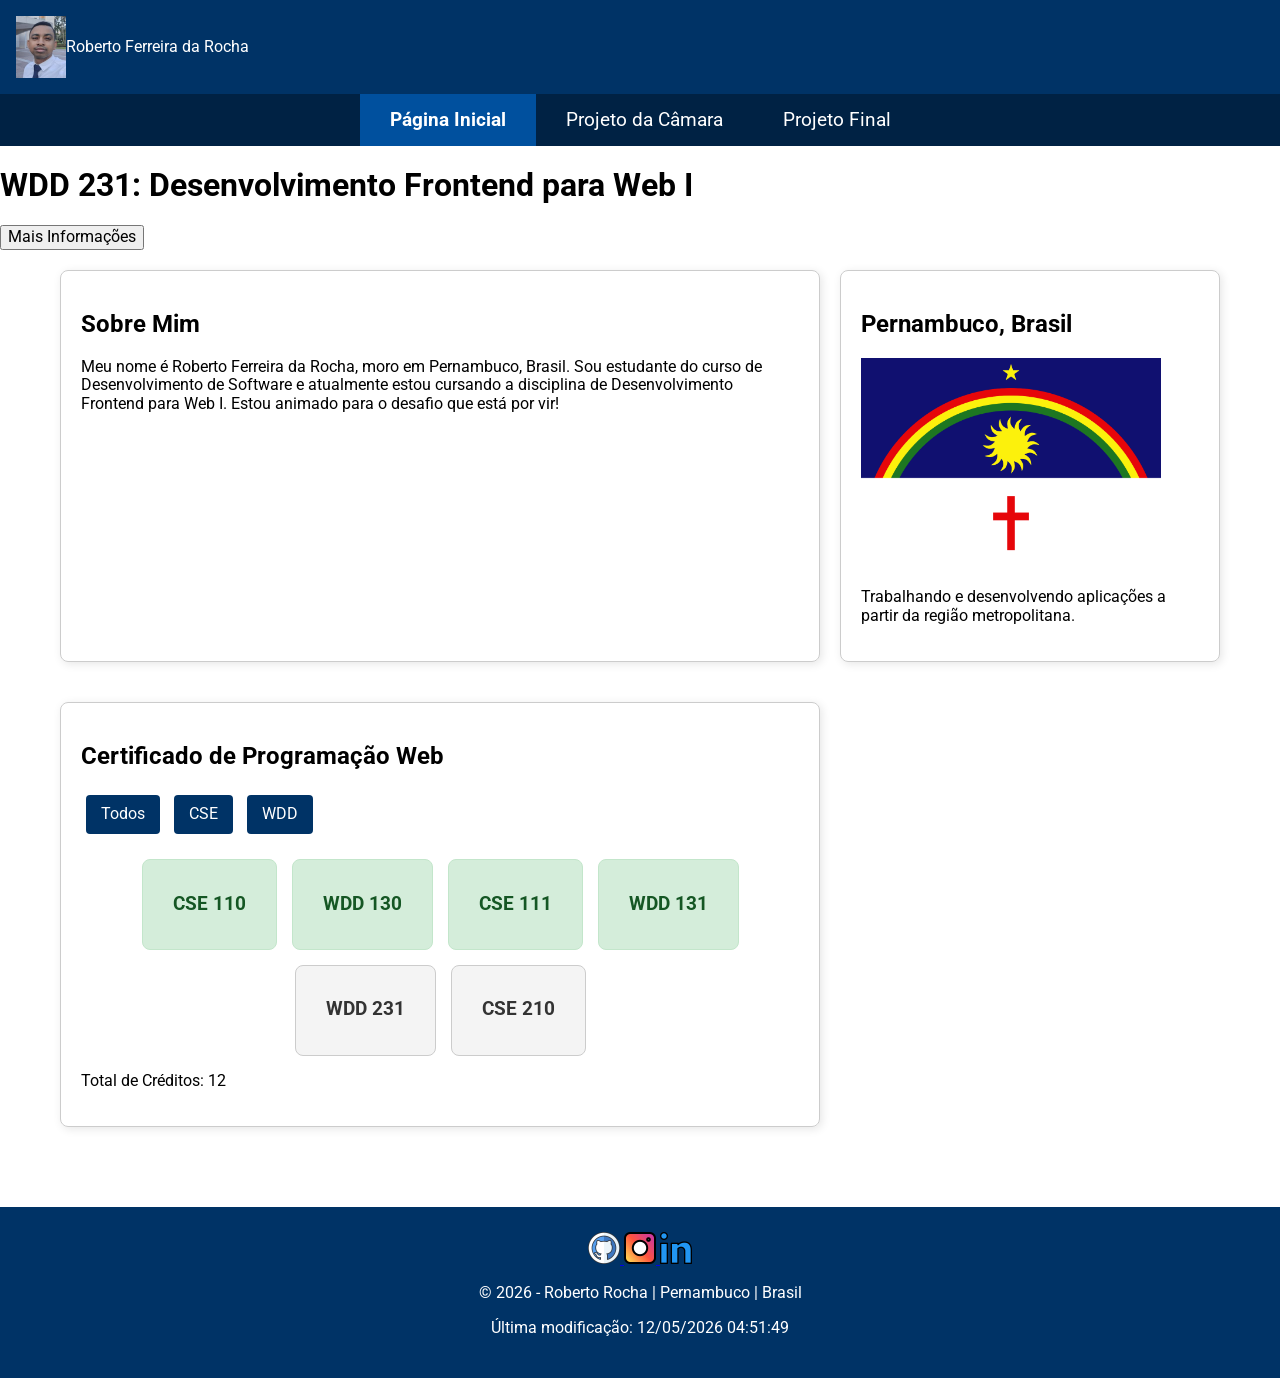
<file: index.html>
<!DOCTYPE html>
<html lang="pt">

<head>

    <meta charset="UTF-8">
    <meta name="viewport" content="width=device-width, initial-scale=1.0">
    <title>Document</title>
    <meta name="description" content="Site de notícias e eventos sobre templos dedicados e anunciados">
    <meta name="author" content="Roberto Ferreira da Rocha">
    <meta name="image" content="imagens/logo.webp">
    <meta name="url" content="https://robertoferreirarocha.github.io/">

    <link rel="preconnect" href="https://fonts.googleapis.com">
    <link rel="preconnect" href="https://fonts.gstatic.com" crossorigin>
    <link href="https://fonts.googleapis.com/css2?family=Roboto:ital,wght@0,100..900;1,100..900&display=swap" rel="stylesheet">

    <link rel="icon" href="imagens/favicon.ico" type="image/x-icon">    
    <link rel="stylesheet" href="estilos/normalize.css">
    <link rel="stylesheet" href="estilos/telas-pequenas.css">
    <link rel="stylesheet" href="estilos/telas-grandes.css">

    <script type="module" src="scripts/data.js"></script>
    <script type="module" src="scripts/cursos.js"></script>

</head>

    



<body>

    <header>
        <img src="imagens/logo.jpg" alt="Logo do site" id="logo">
        <span>Roberto Ferreira da Rocha</span>
        <button id="bmenu" aria-label="Abrir menu de navegação">
            <span class="icono_hamburguer"></span>
        </button>
    </header>

    <nav>
        <ul>
            <li><a href="#" class="atual">Página Inicial</a></li>
            <li><a href="#">Projeto da Câmara</a></li>
            <li><a href="#">Projeto Final</a></li>
        </ul>
    </nav>

    <main>
        <h1> WDD 231: Desenvolvimento Frontend para Web I</h1>

        <button id="btnAbrir">Mais Informações</button>
        <dialog id="caixaDialogo">
            <p>Informações adicionais sobre esse tópico</p>
            <button id="btnFechar">Fechar</button>
        </dialog>

        <div class="grade-superior">

            <section class="cartao">
                <h2>Sobre Mim</h2>
                <div class="conteudo-sobre">
                    <p>Meu nome é Roberto Ferreira da Rocha, moro em Pernambuco, Brasil. Sou estudante do curso de Desenvolvimento de Software
                        e atualmente estou cursando a disciplina de Desenvolvimento Frontend para Web I. Estou animado para o desafio que está por vir!</p>
                </div>
            </section>

            <section class="cartao">
            <h2>Pernambuco, Brasil</h2>
            <div class="conteudo-local">
                <img src="imagens/bandeira-pernambuco.jpg" alt="Paisagem de Pernambuco" width="300">
                <p>Trabalhando e desenvolvendo aplicações a partir da região metropolitana.</p>
            </div>
        </section>
    

        <section class="cartao-cursos">
            <h2>Certificado de Programação Web</h2>            
            <div class="botoes-filtro">
                <button id="btn-todos">Todos</button>
                <button id="btn-cse">CSE</button>
                <button id="btn-wdd">WDD</button>
            </div>
            <div id="lista-cursos"></div>
            <p id="total-creditos-texto">Total de Créditos: <span id="creditos">0</span></p>
        </section>
        
    </main> 

    <footer>

        <a href="https://github.com/rochadevbyu" target="_blank" title="GitHub">
            <img src="imagens/github-logo.png" alt="Ícone do GitHub" width="32" height="32">
        </a>
         <a href="https://instagram.com/robertof.darocha" target="_blank" title="Instagram">
            <img src="imagens/insta-logo.png" alt="Ícone do Instagram" width="32" height="32">
        </a>
         <a href="https://linkedin.com/in/robertoferreirarocha" target="_blank" title="LinkedIn">
            <img src="imagens/linkedin-logo.png" alt="Ícone do LinkedIn" width="32" height="32">
        </a>

        <p>&copy; <span id="anoAtual"></span> - Roberto Rocha | Pernambuco | Brasil</p>
        <p id="ultimaModificacao"></p>

    </footer>

    <script type="module" src="scripts/modal.js"></script>

</body>
</html>
</file>
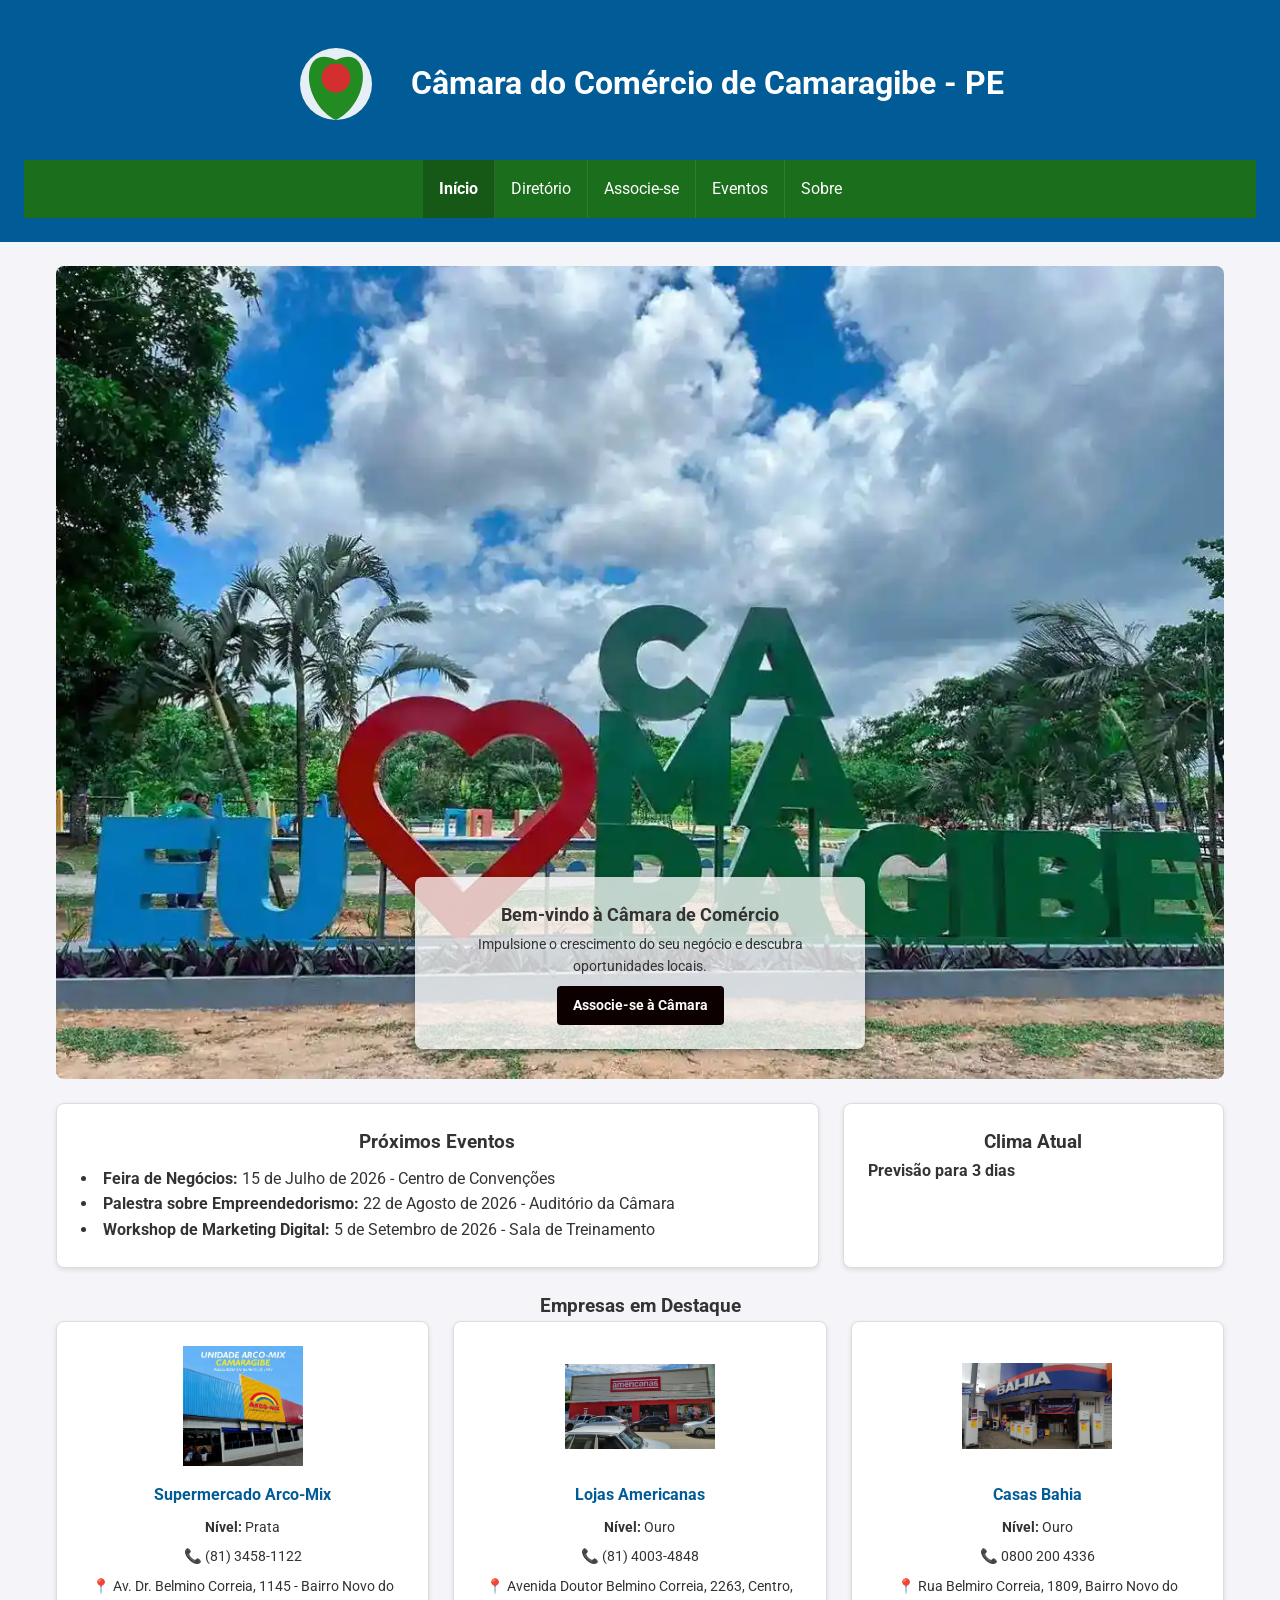
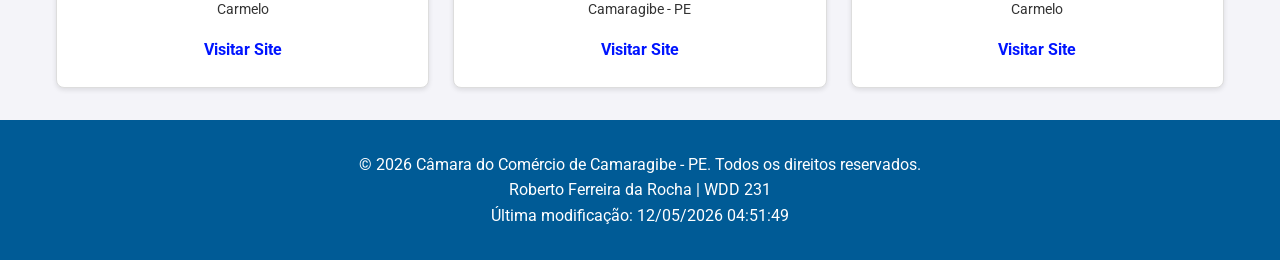
<file: camara/index.html>
<!DOCTYPE html>
<html lang="pt-BR">

<head>
    <meta charset="UTF-8">
    <meta name="viewport" content="width=device-width, initial-scale=1.0">

    <title>Página Inicial | Câmara de Comércio de Camaragibe</title>
    <meta name="description" content="Página oficial da Câmara do Comércio de Camaragibe - PE. Conectando negócios, fortalecendo a economia local e promovendo o desenvolvimento.">
    <meta name="author" content="Roberto Ferreira da Rocha">

    <meta property="og:title" content="Página Inicial | Câmara de Comércio de Camaragibe">
    <meta property="og:description" content="Página oficial da Câmara do Comércio de Camaragibe - PE. Conectando negócios, fortalecendo a economia local e promovendo o desenvolvimento.">
    <meta property="og:image" content="https://rochadevbyu.github.io/wdd231/camara/imagens/camaragibe.webp">
    <meta property="og:url" content="https://rochadevbyu.github.io/wdd231/camara/index.html">
    <meta property="og:type" content="website">

    <link rel="stylesheet" href="estilos/normalize.css">
    <link rel="stylesheet" href="estilos/telas-pequenas.css">
    <link rel="stylesheet" href="estilos/telas-grandes.css">

    <link rel="icon" href="imagens/favicon.ico" type="image/x-icon">

    <script src="scripts/data.js" defer></script>
    <script src="scripts/index.js" defer></script>

    <link rel="preconnect" href="https://fonts.googleapis.com">
    <link rel="preconnect" href="https://fonts.gstatic.com" crossorigin>
    <link href="https://fonts.googleapis.com/css2?family=Roboto:wght@300;400;700&display=swap" rel="stylesheet">
</head>

<body>

    <header>
        <div class="cabecalho-topo">
            <img src="imagens/logo2.svg" alt="Logo da Câmara do Comércio de Camaragibe - PE" id="logo">
            <h1>Câmara do Comércio de Camaragibe - PE</h1>
        </div>
        
        <button id="bmenu" aria-label="Abrir menu de navegação">☰</button>
        
        <nav>
            <ul> 
                <li><a href="index.html" class="ativo">Início</a></li>
                <li><a href="diretorio.html">Diretório</a></li>
                <li><a href="associacao.html">Associe-se</a></li>
                <li><a href="#">Eventos</a></li>
                <li><a href="sobre.html">Sobre</a></li>
            </ul>
        </nav>
    </header>

    <main id="inicio-grid">

        <section class="hero">
            <picture>
                <source media="(min-width: 800px)" srcset="imagens/camaragibe.webp">
                <img src="imagens/camaragibe.webp" alt="Centro comercial de Camaragibe" width="1200" height="500">
            </picture>
            <div class="cta-bloco">
                <h2>Bem-vindo à Câmara de Comércio</h2>
                <p>Impulsione o crescimento do seu negócio e descubra oportunidades locais.</p>
                <a href="associacao.html" class="botao-cta">Associe-se à Câmara</a>
            </div>
        </section>

        <section class="eventos">
            <h3>Próximos Eventos</h3>
            <ul>
                <li><strong>Feira de Negócios:</strong> 15 de Julho de 2026 - Centro de Convenções</li>
                <li><strong>Palestra sobre Empreendedorismo:</strong> 22 de Agosto de 2026 - Auditório da Câmara</li>
                <li><strong>Workshop de Marketing Digital:</strong> 5 de Setembro de 2026 - Sala de Treinamento</li>                    
            </ul>
        </section>

        <section class="clima">
            <h3>Clima Atual</h3>
            <div id="clima-atual"></div>
            <div id="previsao-tempo">
                <h4>Previsão para 3 dias</h4>
                <ul id="lista-previsao"></ul>
            </div>
        </section>

        <section class="destaques">
            <h3>Empresas em Destaque</h3>
            <div id="empresas-destaque"></div>
        </section>

    </main>

    <footer>
        <p>&copy; <span id="anoAtual"></span> Câmara do Comércio de Camaragibe - PE. Todos os direitos reservados.</p>
        <p>Roberto Ferreira da Rocha | WDD 231</p>
        <p id="ultimaModificacao"></p>
    </footer>
    
</body>

</html>
</file>
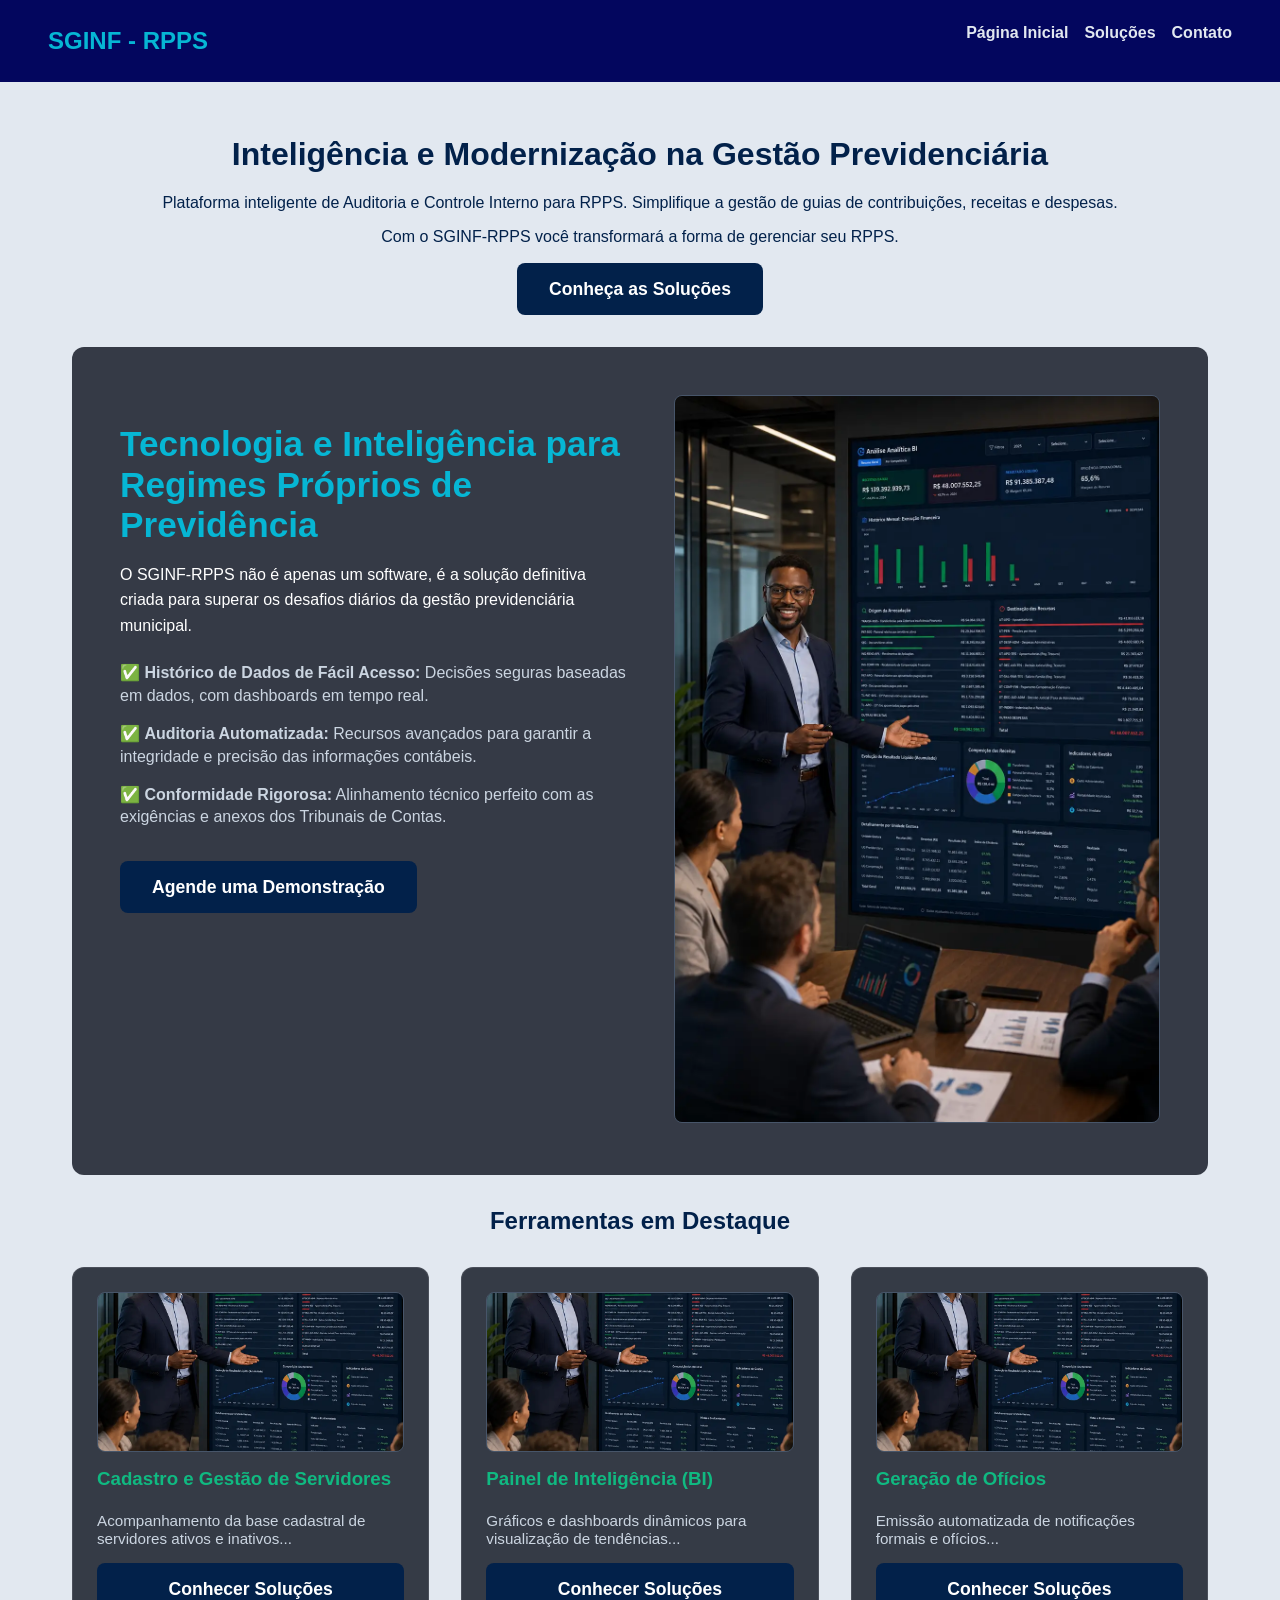
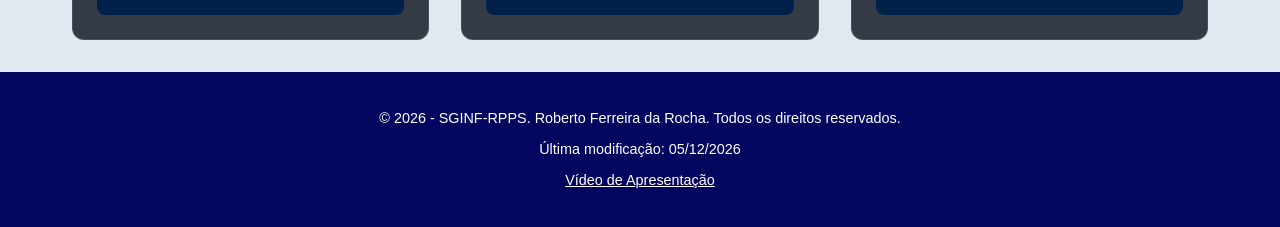
<file: projeto/index.html>
<!DOCTYPE html>
<html lang="pt-BR">
<head>
    <meta charset="UTF-8">
    <meta name="viewport" content="width=device-width, initial-scale=1.0">

    <title>Página Inicial | SGINF-RPPS por Roberto Ferreira da Rocha</title>
    <meta name="description" content="Página oficial do SGINF-RPPS. Plataforma inteligente de Auditoria e Controle Interno para Regimes Próprios de Previdência Social.">
    <meta name="author" content="Roberto Ferreira da Rocha">

    <meta property="og:title" content="Página Inicial | SGINF-RPPS">
    <meta property="og:description" content="Plataforma de Auditoria e Controle Interno para RPPS. Simplifique a gestão previdenciária do seu município.">
    <meta property="og:image" content="https://rochadevbyu.github.io/wdd231/sginf/imagens/index-padrao.webp">
    <meta property="og:url" content="https://rochadevbyu.github.io/wdd231/sginf/index.html">
    <meta property="og:type" content="website">

    <link rel="stylesheet" href="estilos/normalize.css">
    <link rel="stylesheet" href="estilos/telas-pequenas.css">
    <link rel="stylesheet" href="estilos/telas-grandes.css">

    <link rel="icon" href="imagens/favicon.ico" type="image/x-icon">

    <script src="scripts/api.js" type="module" defer></script>
    <script src="scripts/index.js" type="module" defer></script>

    <link rel="preconnect" href="https://fonts.googleapis.com">
    <link rel="preconnect" href="https://fonts.gstatic.com" crossorigin>
    <link href="https://fonts.googleapis.com/css2?family=Roboto:wght@300;400;700&display=swap" rel="stylesheet">
</head>
<body>
    <header>
        <div class="logo">SGINF - RPPS</div>
        <!-- Botão Hambúrguer adicionado -->
        <button id="menu-btn" class="hamburguer" aria-label="Abrir Menu">☰</button>
        <nav>
            <ul>
                <li><a href="index.html">Página Inicial</a></li>
                <li><a href="solucoes.html">Soluções</a></li>
                <li><a href="contato.html">Contato</a></li>
            </ul>
        </nav>  
    </header>
    
    <main>
        <section class="hero">
            <h1>Inteligência e Modernização na Gestão Previdenciária</h1>
            <p>Plataforma inteligente de Auditoria e Controle Interno para RPPS. Simplifique a gestão de guias de contribuições, receitas e despesas.</p>
            <p>Com o SGINF-RPPS você transformará a forma de gerenciar seu RPPS.</p>
            <a href="solucoes.html" class="btn">Conheça as Soluções</a>
        </section>

        <section class="institucional">
            <div class="institucional-texto">
                <h2>Tecnologia e Inteligência para Regimes Próprios de Previdência</h2>
                <p>O SGINF-RPPS não é apenas um software, é a solução definitiva criada para superar os desafios diários da gestão previdenciária municipal.</p>
                <ul>
                    <li>✅ <strong>Histórico de Dados de Fácil Acesso:</strong> Decisões seguras baseadas em dados, com dashboards em tempo real.</li>
                    <li>✅ <strong>Auditoria Automatizada:</strong> Recursos avançados para garantir a integridade e precisão das informações contábeis.</li>
                    <li>✅ <strong>Conformidade Rigorosa:</strong> Alinhamento técnico perfeito com as exigências e anexos dos Tribunais de Contas.</li>
                </ul>
                <a href="contato.html" class="btn">Agende uma Demonstração</a>
            </div>
            
            <div class="institucional-imagem">
                <img src="imagens/index-padrao.webp" alt="Interface de Business Intelligence do SGINF-RPPS">
            </div>
        </section>

        <section class="destaques">
            <h2 class="titulo-centralizado">Ferramentas em Destaque</h2>
            <div id="destaques-container" class="grid-container"></div>
        </section>
    </main>

    
    <footer>
        <p>&copy; <span id="anoatual"></span> - SGINF-RPPS. Roberto Ferreira da Rocha. Todos os direitos reservados.</p>
        <p id="ultimaModificacao"></p>        
        <p><a href="https://youtu.be/u9rWyHmuzqU">Vídeo de Apresentação</a></p>
    </footer>
</body>
</html>
</file>
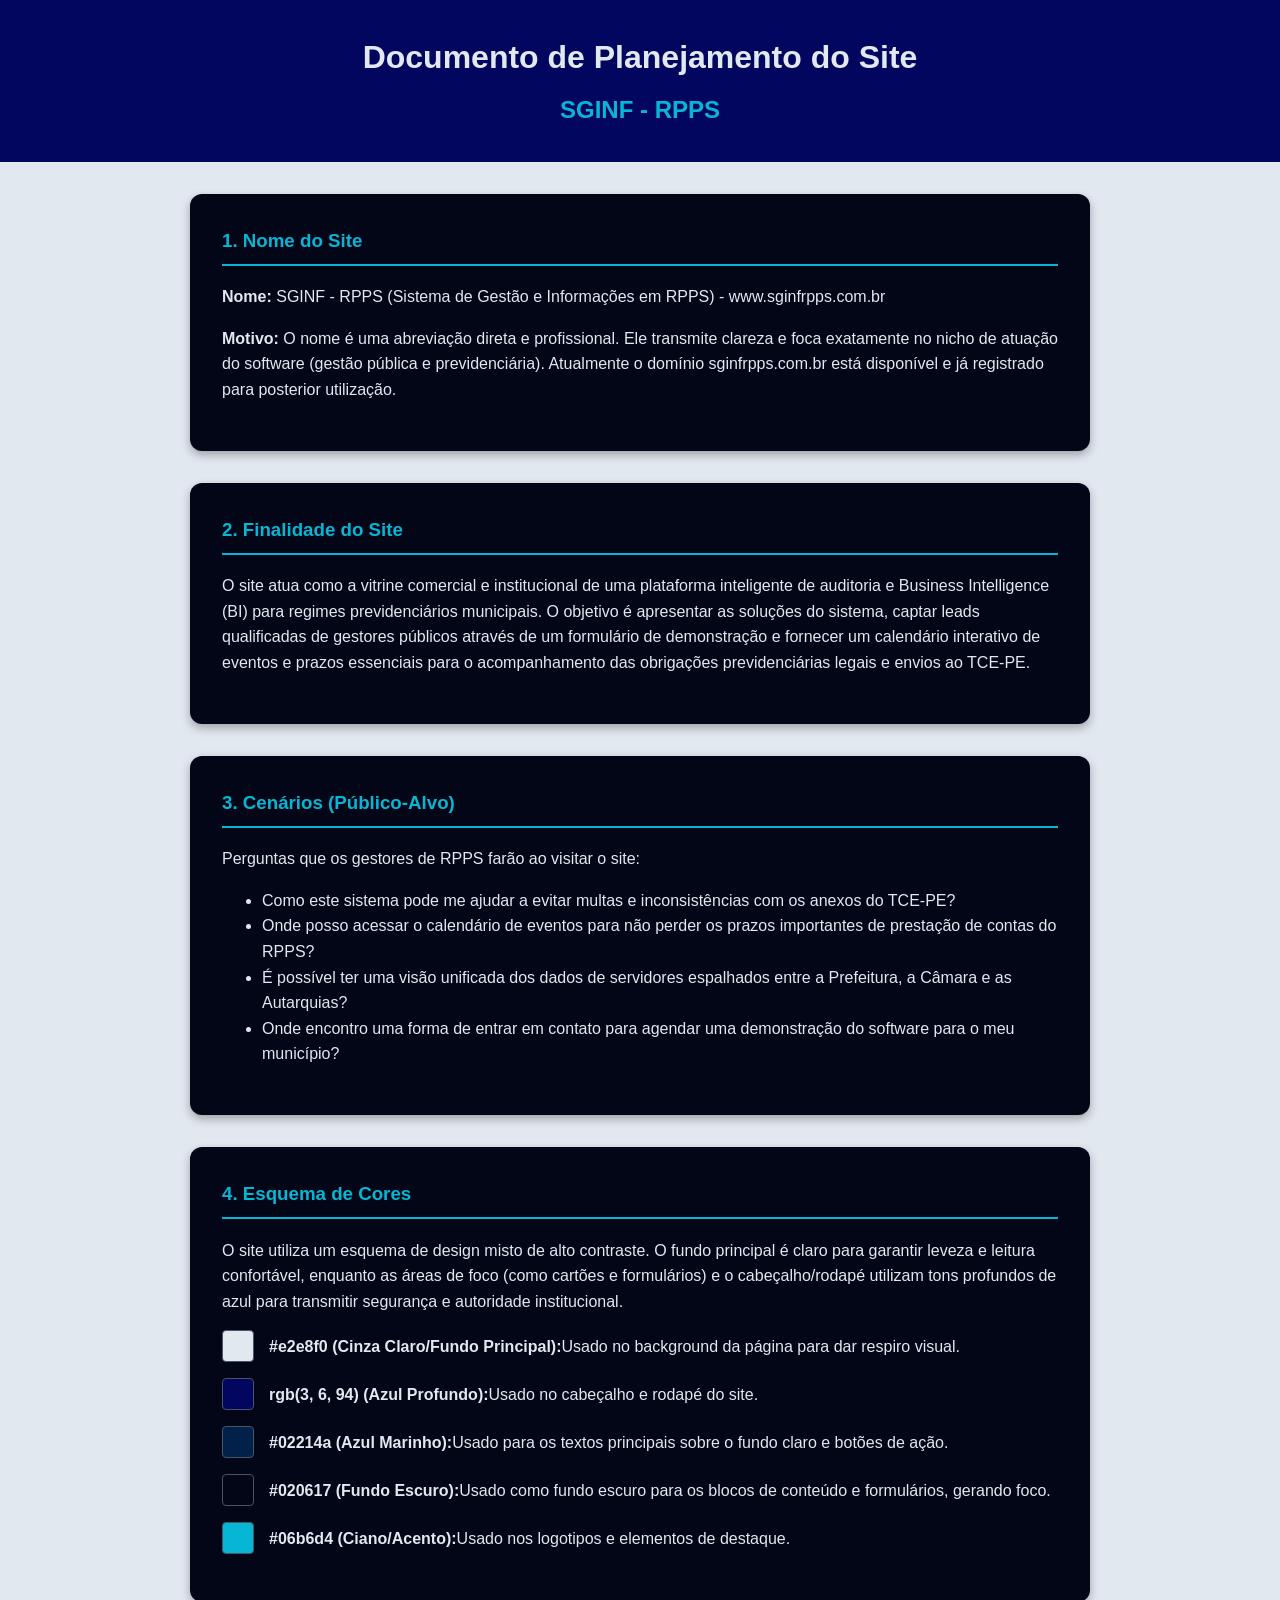
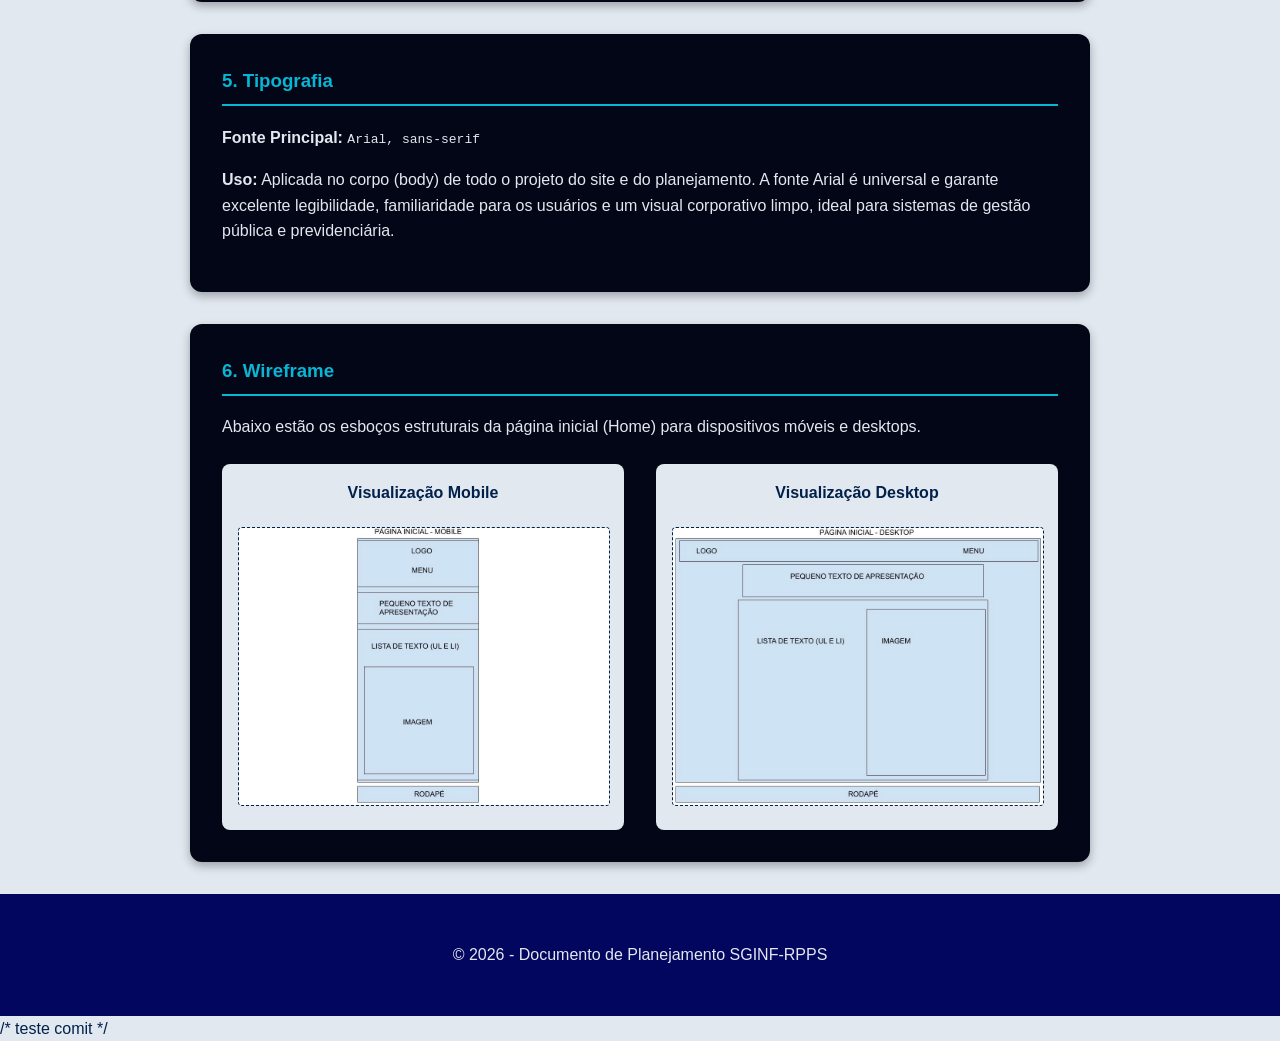
<file: planejamentodosite.html>
<!DOCTYPE html>
<html lang="pt-BR">
<head>
    <meta charset="UTF-8">
    <meta name="viewport" content="width=device-width, initial-scale=1.0">
    <title>Planejamento do Site | SGINF-RPPS</title>
    <meta name="description" content="Documento de planejamento do site SGINF-RPPS. Plataforma inteligente de Auditoria e Controle Interno para RPPS municipal.">
    <meta name="author" content="Roberto Ferreira da Rocha">
    <meta property="og:title" content="Planejamento do Site | SGINF-RPPS">
    <meta property="og:description" content="Documento de planejamento do site SGINF-RPPS. Plataforma inteligente de Auditoria e Controle Interno para RPPS municipal.">
    <meta property="og:image" content="https://rochadevbyu.github.io/wdd231/imagens/index-padrao.webp">
    <meta property="og:url" content="https://rochadevbyu.github.io/wdd231/planejamentodosite.html">
    <meta property="og:type" content="website">
    <link rel="icon" href="imagens/favicon.ico" type="image/x-icon">
    <link rel="stylesheet" href="estilos/planejamentodosite.css">
    <link rel="preconnect" href="https://fonts.googleapis.com">
    <link rel="preconnect" href="https://fonts.gstatic.com" crossorigin>
    <link href="https://fonts.googleapis.com/css2?family=Roboto:ital,wght@0,100..900;1,100..900&family=Yuyu+Short&display=swap" rel="stylesheet">
</head>
<body>
    <header>
        <h1>Documento de Planejamento do Site</h1>
        <h2>SGINF - RPPS</h2>
    </header>

    <main>
        <section>
            <h3>1. Nome do Site</h3>
            <p><strong>Nome:</strong> SGINF - RPPS (Sistema de Gestão e Informações em RPPS) - www.sginfrpps.com.br</p>
            <p><strong>Motivo:</strong> O nome é uma abreviação direta e profissional. Ele transmite clareza e foca exatamente no nicho de atuação do software (gestão pública e previdenciária). Atualmente o domínio sginfrpps.com.br está disponível e já registrado para posterior utilização.</p>
        </section>

        <section>
            <h3>2. Finalidade do Site</h3>
            <p>O site atua como a vitrine comercial e institucional de uma plataforma inteligente de auditoria e Business Intelligence (BI) para regimes previdenciários municipais. O objetivo é apresentar as soluções do sistema, captar leads qualificadas de gestores públicos através de um formulário de demonstração e fornecer um calendário interativo de eventos e prazos essenciais para o acompanhamento das obrigações previdenciárias legais e envios ao TCE-PE.</p>
        </section>

        <section>
            <h3>3. Cenários (Público-Alvo)</h3>
            <p>Perguntas que os gestores de RPPS farão ao visitar o site:</p>
            <ul>
                <li>Como este sistema pode me ajudar a evitar multas e inconsistências com os anexos do TCE-PE?</li>
                <li>Onde posso acessar o calendário de eventos para não perder os prazos importantes de prestação de contas do RPPS?</li>
                <li>É possível ter uma visão unificada dos dados de servidores espalhados entre a Prefeitura, a Câmara e as Autarquias?</li>
                <li>Onde encontro uma forma de entrar em contato para agendar uma demonstração do software para o meu município?</li>
            </ul>
        </section>

        <section>
            <h3>4. Esquema de Cores</h3>
            <p>O site utiliza um esquema de design misto de alto contraste. O fundo principal é claro para garantir leveza e leitura confortável, enquanto as áreas de foco (como cartões e formulários) e o cabeçalho/rodapé utilizam tons profundos de azul para transmitir segurança e autoridade institucional.</p>
            <ul class="cores-lista">
                <li><span class="cor-box" style="background-color: var(--main-color); border: 1px solid #475569;"></span> <strong>#e2e8f0 (Cinza Claro/Fundo Principal):</strong> Usado no background da página para dar respiro visual.</li>
                <li><span class="cor-box" style="background-color: rgb(3, 6, 94); border: 1px solid #475569;"></span> <strong>rgb(3, 6, 94) (Azul Profundo):</strong> Usado no cabeçalho e rodapé do site.</li>
                <li><span class="cor-box" style="background-color: var(--text-color-main); border: 1px solid #475569;"></span> <strong>#02214a (Azul Marinho):</strong> Usado para os textos principais sobre o fundo claro e botões de ação.</li>
                <li><span class="cor-box" style="background-color: var(--bg-color); border: 1px solid #475569;"></span> <strong>#020617 (Fundo Escuro):</strong> Usado como fundo escuro para os blocos de conteúdo e formulários, gerando foco.</li>
                <li><span class="cor-box" style="background-color: var(--accent-color); border: 1px solid #475569;"></span> <strong>#06b6d4 (Ciano/Acento):</strong> Usado nos logotipos e elementos de destaque.</li>
            </ul>
        </section>

        <section>
            <h3>5. Tipografia</h3>
            <p><strong>Fonte Principal:</strong> <code>Arial, sans-serif</code></p>
            <p><strong>Uso:</strong> Aplicada no corpo (body) de todo o projeto do site e do planejamento. A fonte Arial é universal e garante excelente legibilidade, familiaridade para os usuários e um visual corporativo limpo, ideal para sistemas de gestão pública e previdenciária.</p>
        </section>

        <section>
            <h3>6. Wireframe</h3>
            <p>Abaixo estão os esboços estruturais da página inicial (Home) para dispositivos móveis e desktops.</p>
            <div class="wireframe-container">
                <div class="wireframe-box">
                    <h4>Visualização Mobile</h4>
                    <img src="imagens/wireframe-mobile.webp" alt="Esboço do layout para celular" loading="lazy">
                </div>
                <div class="wireframe-box">
                    <h4>Visualização Desktop</h4>
                    <img src="imagens/wireframe-desktop.webp" alt="Esboço do layout para desktop" loading="lazy">
                </div>
            </div>
        </section>
    </main>

    <footer>
        <p>&copy; 2026 - Documento de Planejamento SGINF-RPPS</p>
    </footer>
</body>
</html>
/* teste comit */
</file>
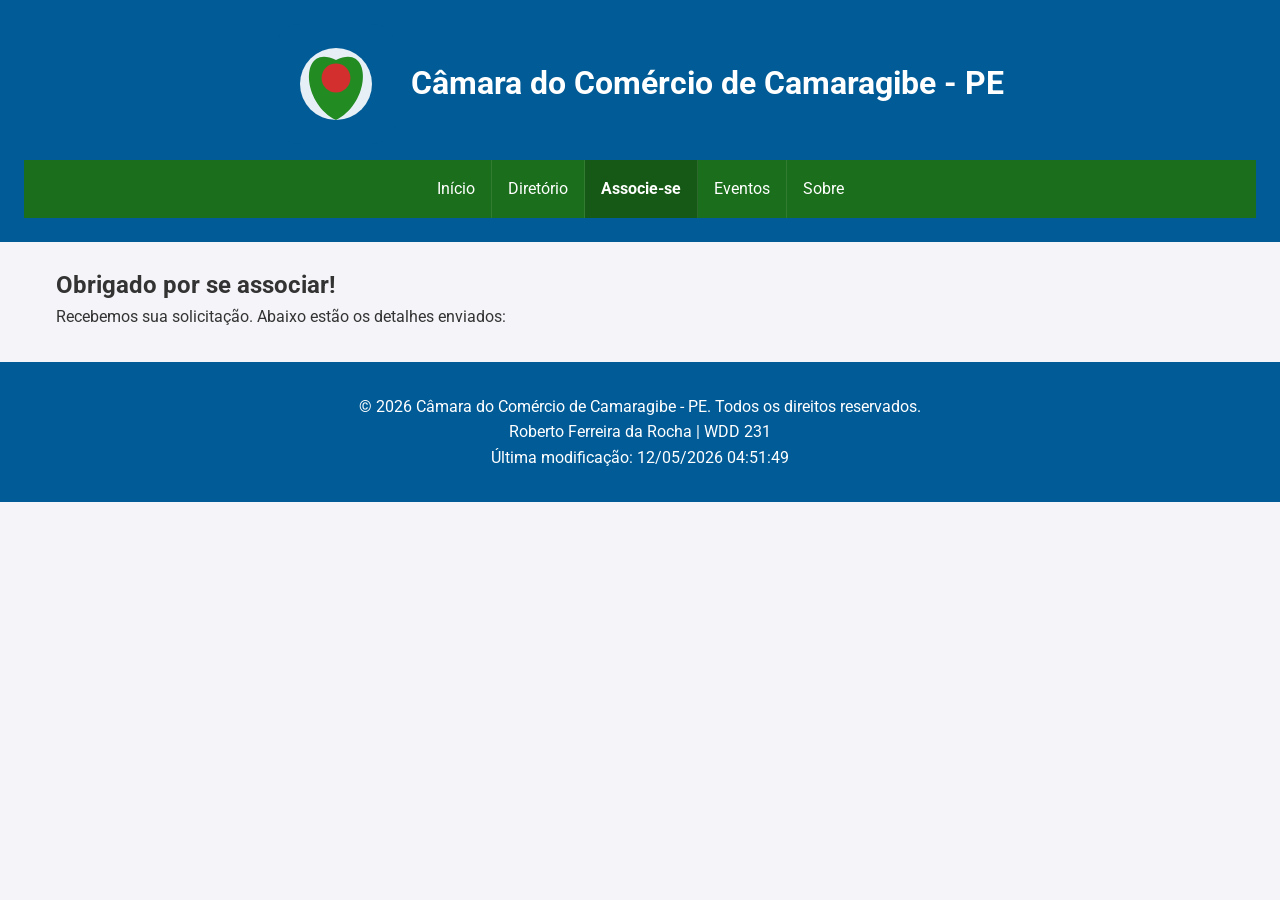
<file: camara/agradecimento.html>
<!DOCTYPE html>
<html lang="pt-BR">
<head>
    <meta charset="UTF-8">
    <meta name="viewport" content="width=device-width, initial-scale=1.0">

    <title>Associe-se | Câmara de Comércio de Camaragibe</title>
    <meta name="description" content="Formulário de associação à Câmara do Comércio de Camaragibe - PE.">

    <meta property="og:description" content="Formulário de associação à Câmara do Comércio de Camaragibe - PE - ">
    <meta name="author" content="Roberto Ferreira da Rocha">
    <meta property="og:image" content="https://rochadevbyu.github.io/wdd231/camara/imagens/camaragibe.webp">
    <meta property="og:title" content="Associe-se à Câmara de Comércio de Camaragibe">
    <meta property="og:url" content="https://rochadevbyu.github.io/wdd231/camara/associacao.html">


    <link rel="stylesheet" href="estilos/normalize.css">
    <link rel="stylesheet" href="estilos/telas-pequenas.css">
    <link rel="stylesheet" href="estilos/telas-grandes.css">

    <link rel="icon" href="imagens/favicon.ico" type="image/x-icon">

    <script src="scripts/agradecimento.js" defer></script>
    <script src="scripts/data.js" defer></script>

    <link rel="preconnect" href="https://fonts.googleapis.com">
    <link rel="preconnect" href="https://fonts.gstatic.com" crossorigin>
    <link href="https://fonts.googleapis.com/css2?family=Roboto:ital,wght@0,100..900;1,100..900&display=swap" rel="stylesheet">

    
</head>
<body>
    <header>
        <div class="cabecalho-topo">
            <img src="imagens/logo2.svg" alt="Logo da Câmara do Comércio de Camaragibe - PE" id="logo">
            <h1>Câmara do Comércio de Camaragibe - PE</h1>
        </div>
        
        <button id="bmenu" aria-label="Abrir menu de navegação">☰</button>
        
        <nav>
            <ul> 
                <li><a href="index.html">Início</a></li>
                <li><a href="diretorio.html">Diretório</a></li>
                <li><a href="associacao.html" class="ativo">Associe-se</a></li>
                <li><a href="#">Eventos</a></li>
                <li><a href="#">Sobre</a></li>
            </ul>
        </nav>
    </header>    
    <main>
        <section class="mensagem-sucesso">
            <h2>Obrigado por se associar!</h2>
            <p>Recebemos sua solicitação. Abaixo estão os detalhes enviados:</p>
            <div id="resultado-form" class="dados-enviados"></div>
        </section>
    </main>
    <footer>
        <p>&copy; <span id="anoAtual"></span> Câmara do Comércio de Camaragibe - PE. Todos os direitos reservados.</p>
        <p>Roberto Ferreira da Rocha | WDD 231</p>
        <p id="ultimaModificacao"></p>
    </footer>    
</body>
</html>
</file>
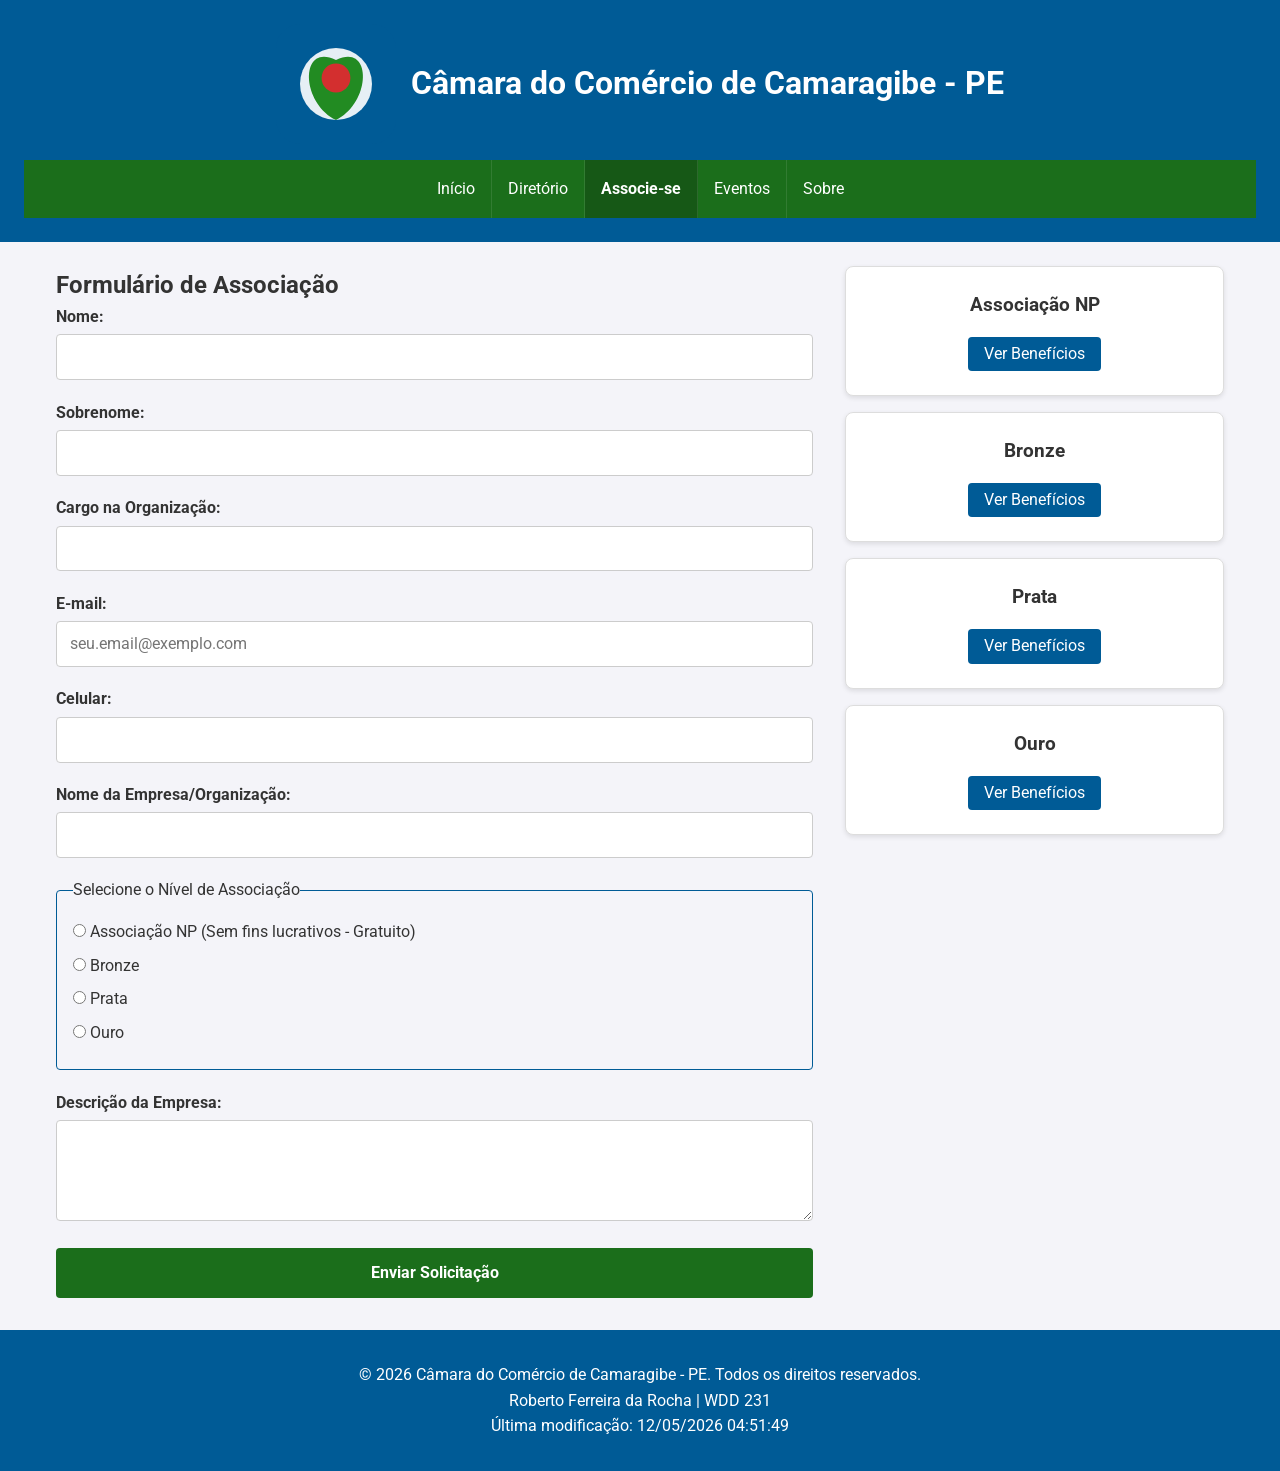
<file: camara/associacao.html>
<!DOCTYPE html>
<html lang="pt-BR">
<head>
    <meta charset="UTF-8">
    <meta name="viewport" content="width=device-width, initial-scale=1.0">

    <title>Associe-se e Câmara de Comércio de Camaragibe</title>
    <meta name="author" content="Roberto Ferreira da Rocha">
    <meta name="description" content="Preencha o formulário para se associar e aproveitar os benefícios da Câmara de Comércio de Camaragibe - PE.">
    <meta property="og:title" content="Associe-se à Câmara de Comércio de Camaragibe">
    <meta property="og:description" content="Associe-se e aproveite todos os benefícios oferecidos pela Câmara de Comércio de Camaragibe.">
    <meta property="og:image" content="https://rochadevbyu.github.io/wdd231/camara/imagens/camaragibe.webp">
    <meta property="og:url" content="https://rochadevbyu.github.io/wdd231/camara/associacao.html"><link rel="stylesheet" href="estilos/normalize.css">
    <link rel="stylesheet" href="estilos/telas-pequenas.css">
    <link rel="stylesheet" href="estilos/telas-grandes.css">

    <link rel="icon" href="imagens/favicon.ico" type="image/x-icon">

    <script src="scripts/associacao.js" defer></script>
    <script src="scripts/data.js" defer></script>

    <link rel="preconnect" href="https://fonts.googleapis.com">
    <link rel="preconnect" href="https://fonts.gstatic.com" crossorigin>
    <link href="https://fonts.googleapis.com/css2?family=Roboto:ital,wght@0,100..900;1,100..900&display=swap" rel="stylesheet">

    
</head>
<body>
    <header>
        <div class="cabecalho-topo">
            <img src="imagens/logo2.svg" alt="Logo da Câmara do Comércio de Camaragibe - PE" id="logo">
            <h1>Câmara do Comércio de Camaragibe - PE</h1>
        </div>
        
        <button id="bmenu" aria-label="Abrir menu de navegação">☰</button>
        
        <nav>
            <ul> 
                <li><a href="index.html">Início</a></li>
                <li><a href="diretorio.html">Diretório</a></li>
                <li><a href="associacao.html" class="ativo">Associe-se</a></li>
                <li><a href="#">Eventos</a></li>
                <li><a href="sobre.html">Sobre</a></li>
            </ul>
        </nav>
    </header>    
    <main class="associacao-layout">
        <section class="form-container">
            <h2>Formulário de Associação</h2>
            <form method="get" action="agradecimento.html" class="form-associacao">
                <label>Nome: 
        <input type="text" name="nome" title="Insira seu primeiro nome" required autocomplete="given-name">
        </label>
        <label>Sobrenome: 
            <input type="text" name="sobrenome" title="Insira seu sobrenome completo" required autocomplete="family-name">
        </label>
        <label>Cargo na Organização: 
            <input type="text" name="cargo" pattern="[A-Za-zÀ-ÿ\s\-]{7,}" title="Apenas letras, espaços e hifens. Mínimo de 7 caracteres." autocomplete="organization-title">
        </label>
        <label>E-mail: 
            <input type="email" name="email" title="Insira um endereço de e-mail válido" required placeholder="seu.email@exemplo.com" autocomplete="email">
        </label>
        <label>Celular: 
            <input type="tel" name="celular" title="Insira seu número de celular com DDD" required autocomplete="tel">
        </label>
        <label>Nome da Empresa/Organização: 
            <input type="text" name="organizacao" title="Insira o nome da sua empresa" required autocomplete="organization">
        </label>

        <fieldset class="niveis-fieldset">
            <legend>Selecione o Nível de Associação</legend>
            <label><input type="radio" name="nivel" value="np" title="Nível Sem Fins Lucrativos" required> Associação NP (Sem fins lucrativos - Gratuito)</label>
            <label><input type="radio" name="nivel" value="bronze" title="Nível Bronze"> Bronze</label>
            <label><input type="radio" name="nivel" value="silver" title="Nível Prata"> Prata</label>
            <label><input type="radio" name="nivel" value="gold" title="Nível Ouro"> Ouro</label>
        </fieldset>

        <label>Descrição da Empresa: 
            <textarea name="descricao" rows="4" title="Descreva os serviços ou produtos da sua empresa"></textarea>
        </label>

                <input type="hidden" name="timestamp" id="timestamp">
                
                <button type="submit" class="botao-submit">Enviar Solicitação</button>
            </form>
        </section>

        <section class="cartoes-container">
            <div class="cartao-nivel animar-entrada anim-1">
                <h3>Associação NP</h3>
                <button class="abrir-modal" data-modal="modal-np">Ver Benefícios</button>
            </div>
            <div class="cartao-nivel animar-entrada anim-2">
                <h3>Bronze</h3>
                <button class="abrir-modal" data-modal="modal-bronze">Ver Benefícios</button>
            </div>
            <div class="cartao-nivel animar-entrada anim-3">
                <h3>Prata</h3>
                <button class="abrir-modal" data-modal="modal-prata">Ver Benefícios</button>
            </div>
            <div class="cartao-nivel animar-entrada anim-4">
                <h3>Ouro</h3>
                <button class="abrir-modal" data-modal="modal-ouro">Ver Benefícios</button>
            </div>
        </section>

        <dialog id="modal-np">
            <h3>Benefícios: Associação NP</h3>
            <p>Ideal para organizações sem fins lucrativos. Acesso gratuito a eventos comunitários básicos.</p>
            <button class="fechar-modal">Fechar</button>
        </dialog>
        <dialog id="modal-bronze">
            <h3>Benefícios: Bronze</h3>
            <p>Inclui listagem no diretório e descontos em workshops locais.</p>
            <button class="fechar-modal">Fechar</button>
        </dialog>
        <dialog id="modal-prata">
            <h3>Benefícios: Prata</h3>
            <p>Treinamentos especiais, publicidade na página do diretório e suporte consultivo.</p>
            <button class="fechar-modal">Fechar</button>
        </dialog>
        <dialog id="modal-ouro">
            <h3>Benefícios: Ouro</h3>
            <p>Posição de destaque na página inicial, jantares exclusivos e publicidade premium.</p>
            <button class="fechar-modal">Fechar</button>
        </dialog>
    </main>
    <footer>
        <p>&copy; <span id="anoAtual"></span> Câmara do Comércio de Camaragibe - PE. Todos os direitos reservados.</p>
        <p>Roberto Ferreira da Rocha | WDD 231</p>
        <p id="ultimaModificacao"></p>
    </footer>    
</body>
</html>
</file>
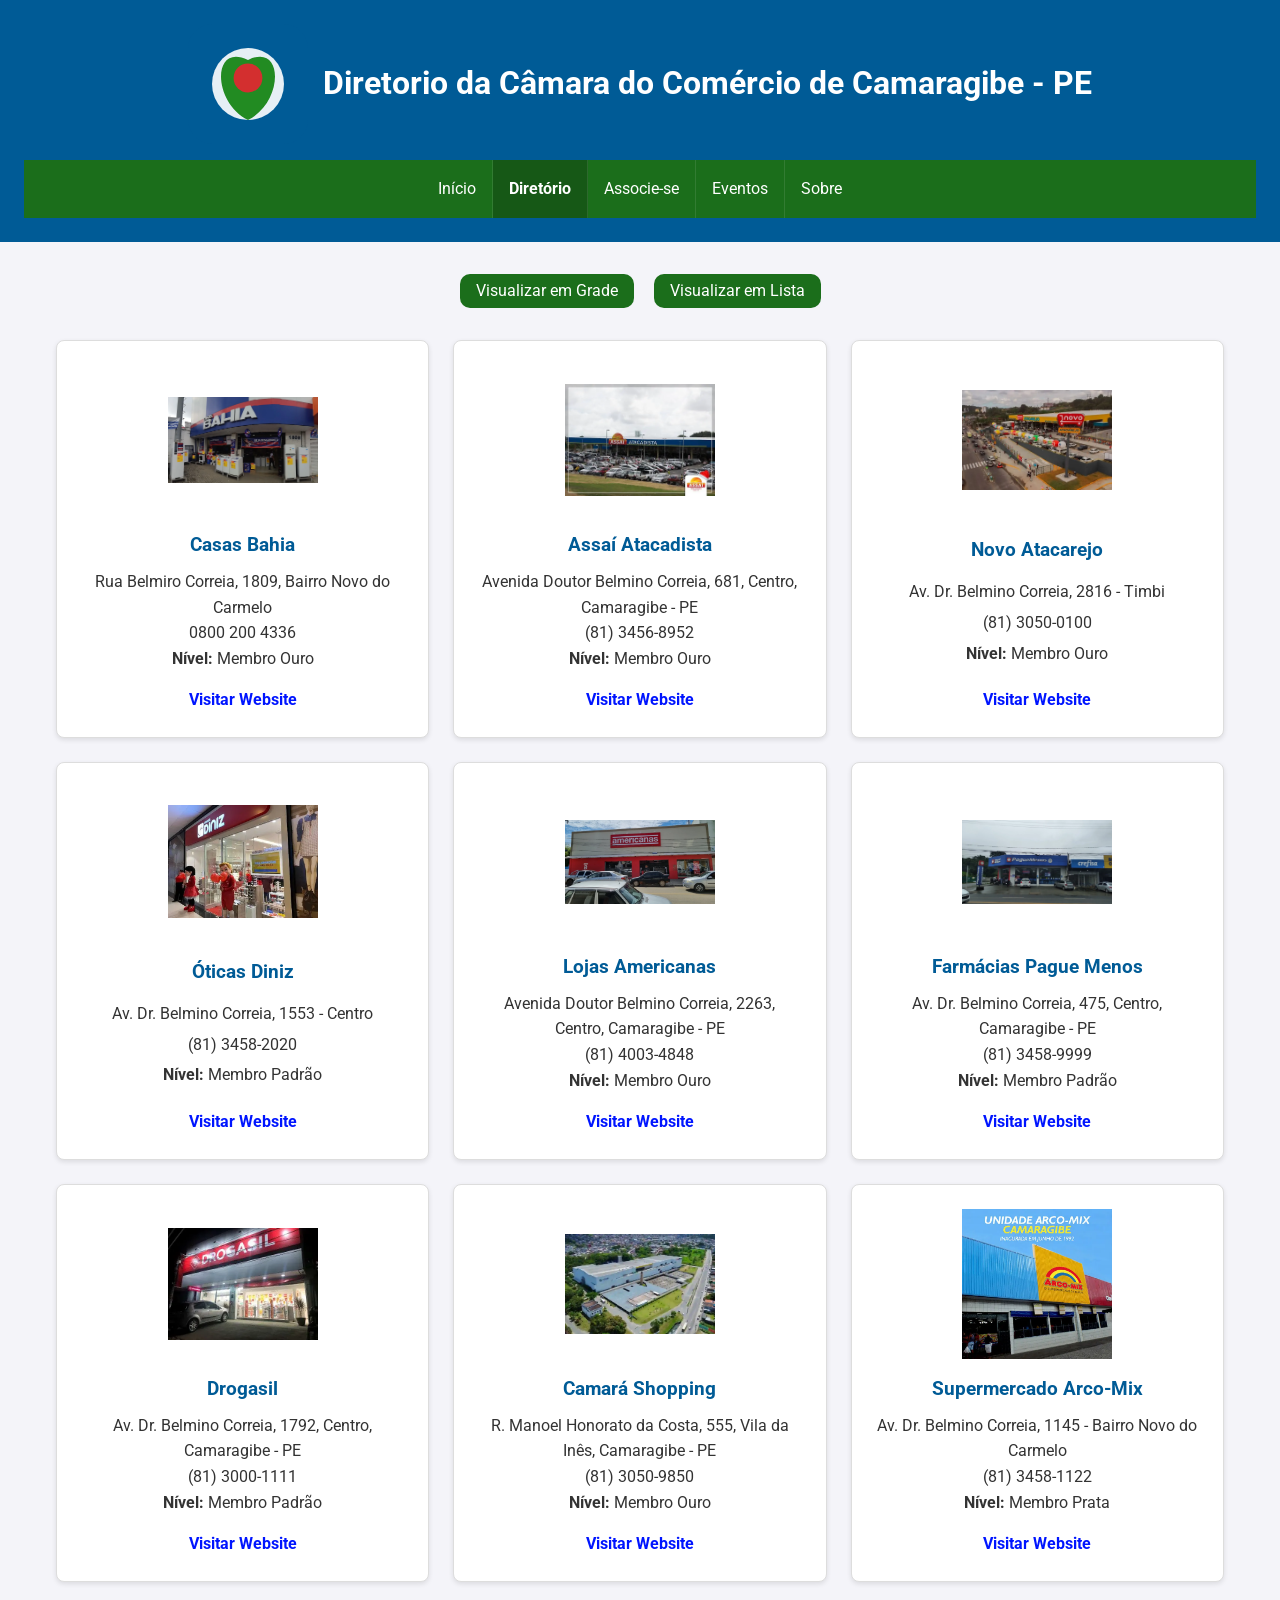
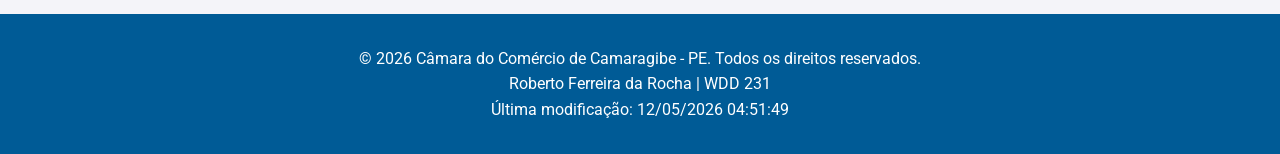
<file: camara/diretorio.html>
<!DOCTYPE html>
<html lang="en">

<head>
    <meta charset="UTF-8">
    <meta name="viewport" content="width=device-width, initial-scale=1.0">

    <title>Diretório da Câmara de Comércio de Camaragibe</title>
    <meta name="description" content="Aba de Diretório de empresas associadas à Câmara do Comércio de Camaragibe - PE">

    <meta property="og:description" content="Aba de Diretório de empresas associadas à Câmara do Comércio de Camaragibe - PE">
    <meta name="author" content="Roberto Ferreira da Rocha">
    <meta property="og:image" content="https://rochadevbyu.github.io/wdd231/camara/imagens/camaragibe.webp">
    <meta property="og:title" content="Diretório da Câmara de Comércio de Camaragibe">
    <meta property="og:url" content="https://rochadevbyu.github.io/wdd231/camara/diretorio.html">


    <link rel="stylesheet" href="estilos/normalize.css">
    <link rel="stylesheet" href="estilos/telas-pequenas.css">
    <link rel="stylesheet" href="estilos/telas-grandes.css">

    <link rel="icon" href="imagens/favicon.ico" type="image/x-icon">

    <script src="scripts/diretorio.js" defer></script>
    <script src="scripts/data.js" defer></script>

    <link rel="preconnect" href="https://fonts.googleapis.com">
    <link rel="preconnect" href="https://fonts.gstatic.com" crossorigin>
    <link href="https://fonts.googleapis.com/css2?family=Roboto:ital,wght@0,100..900;1,100..900&display=swap" rel="stylesheet">

    
</head>
<body>

    <header>
    <div class="cabecalho-topo">
        <img src="imagens/logo2.svg" alt="Logo da Câmara do Comércio de Camaragibe - PE" id="logo">
        <h1>Diretorio da Câmara do Comércio de Camaragibe - PE</h1>
    </div>
    
    <button id="bmenu">☰</button>
    
    <nav>
        <ul> 
            <li><a href="index.html">Início</a></li>
            <li><a href="diretorio.html" class="ativo">Diretório</a></li>
            <li><a href="associacao.html">Associe-se</a></li>
            <li><a href="#">Eventos</a></li>
            <li><a href="sobre.html">Sobre</a></li>
        </ul>
    </nav>
</header>

    <main>
       
        <div class="menu-visualizacao">
            <button id="btn-grade">Visualizar em Grade</button>
            <button id="btn-lista">Visualizar em Lista</button>
        </div>

        <div id="cartoes"></div>        

    </main>

    <footer>
        <p>&copy; <span id="anoAtual"></span> Câmara do Comércio de Camaragibe - PE. Todos os direitos reservados.</p>
        <p>Roberto Ferreira da Rocha | WDD 231</p>
        <p id="ultimaModificacao"></p>
    </footer>
    
</body>

</html>
</file>
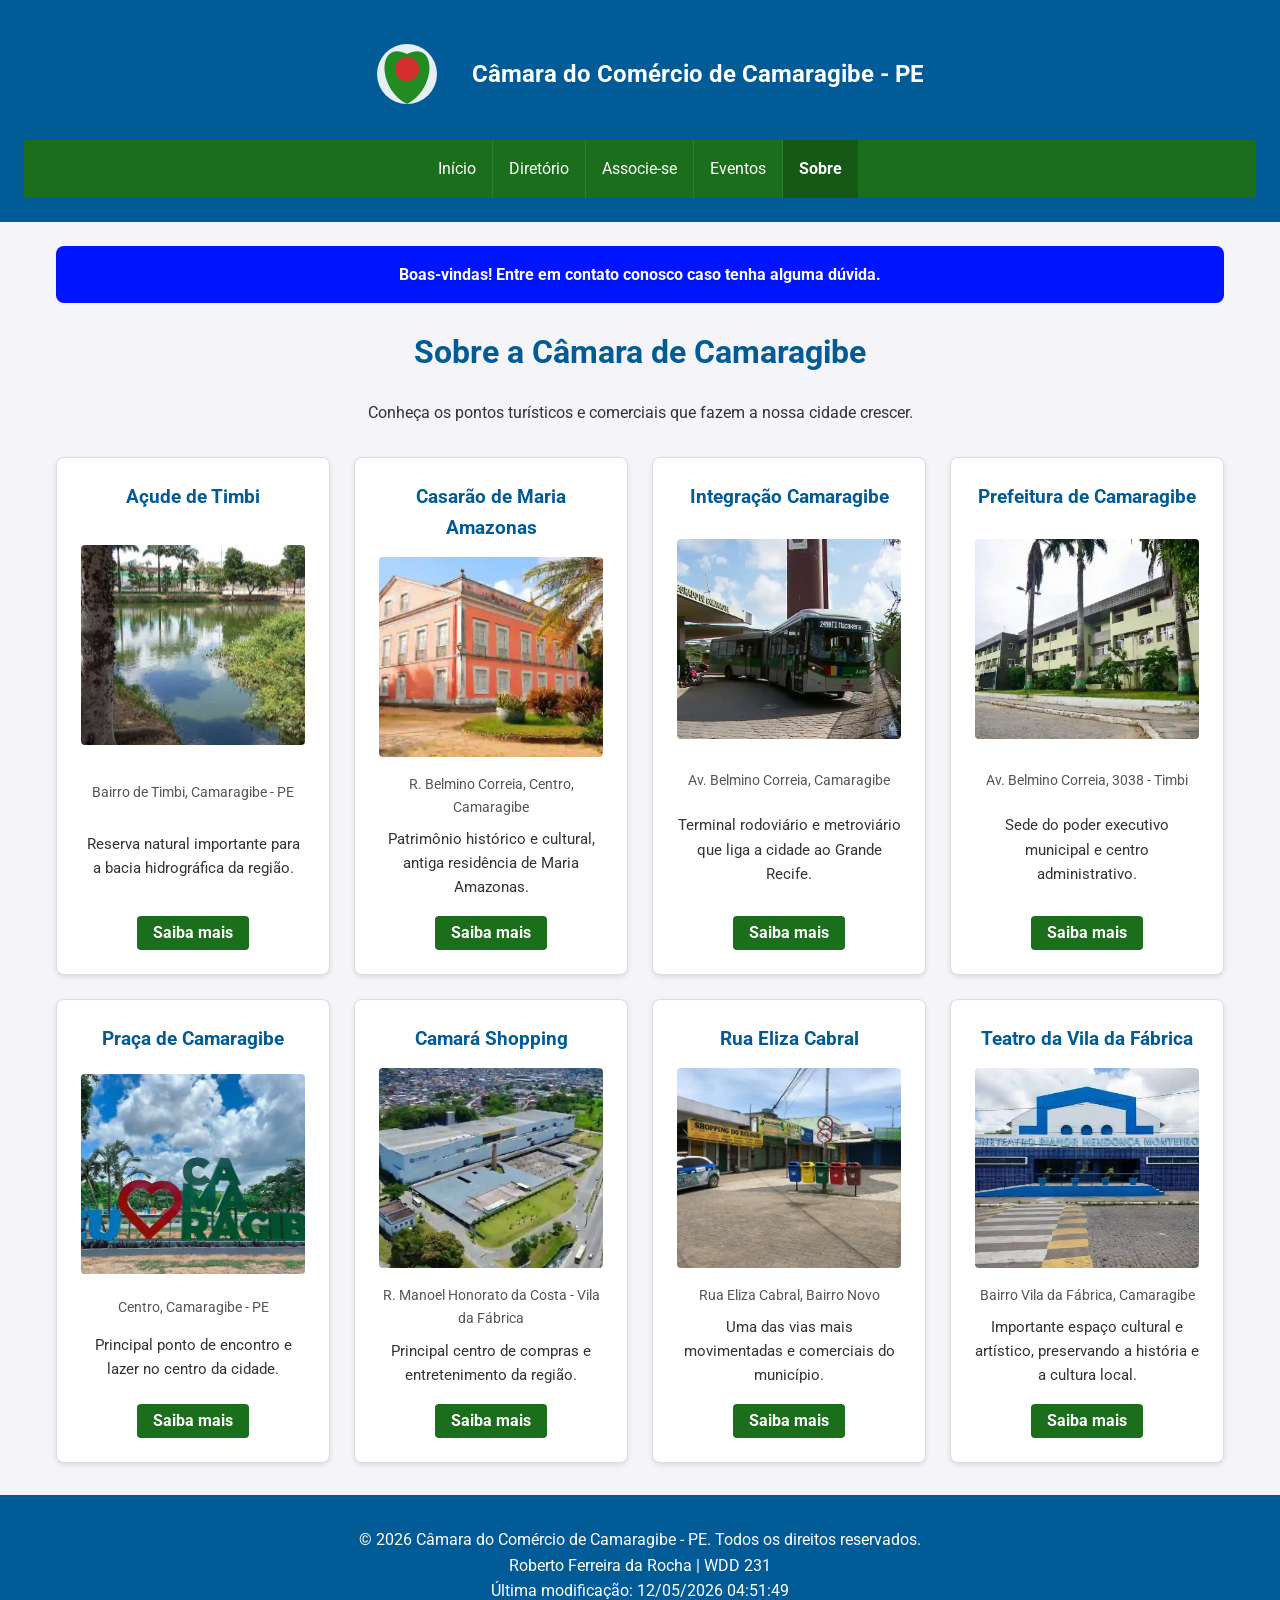
<file: camara/sobre.html>
<!DOCTYPE html>
<html lang="pt-BR">
<head>
    <meta charset="UTF-8">
    <meta name="viewport" content="width=device-width, initial-scale=1.0">

    <title>Sobre - Câmara do Comércio de Camaragibe</title>
    <meta name="description" content="Conheça os pontos históricos, turísticos e comerciais de Camaragibe - PE.">
    <meta name="author" content="Roberto Ferreira da Rocha">

    <meta property="og:title" content="Sobre a Câmara do Comércio de Camaragibe">
    <meta property="og:description" content="Conheça a cidade de Camaragibe - PE, por meio de seus pontos históricos, sua cultura e seu comércio local. ">
    <meta property="og:image" content="https://rochadevbyu.github.io/wdd231/camara/imagens/camaragibe.webp">
    <meta property="og:url" content="https://rochadevbyu.github.io/wdd231/camara/sobre.html">
    <meta property="og:type" content="website">

    <link rel="stylesheet" href="estilos/normalize.css">
    <link rel="stylesheet" href="estilos/telas-pequenas.css">
    <link rel="stylesheet" href="estilos/telas-grandes.css">
    <link rel="icon" href="imagens/favicon.ico" type="image/x-icon">

    <script src="scripts/data.js" defer></script>
    <script type="module" src="scripts/sobre.js"></script>

    <link rel="preconnect" href="https://fonts.googleapis.com">
    <link rel="preconnect" href="https://fonts.gstatic.com" crossorigin>
    <link href="https://fonts.googleapis.com/css2?family=Roboto:wght@300;400;700&display=swap" rel="stylesheet">
</head>
<body>
    <header>
        <div class="cabecalho-topo">
            <img src="imagens/logo2.svg" alt="Logo da Câmara do Comércio de Camaragibe - PE" id="logo" width="100" height="auto">
            <h2>Câmara do Comércio de Camaragibe - PE</h2>
        </div>
        
        <button id="bmenu" aria-label="Abrir menu de navegação">☰</button>
        
        <nav>
            <ul> 
                <li><a href="index.html">Início</a></li>
                <li><a href="diretorio.html">Diretório</a></li>
                <li><a href="associacao.html">Associe-se</a></li>
                <li><a href="#">Eventos</a></li>
                <li><a href="sobre.html" class="ativo">Sobre</a></li>
            </ul>
        </nav>
    </header>

    <main id="sobre-layout">
        <div id="mensagem-visita" class="alerta-visita"></div>

        <section class="titulo-sobre">
            <h1>Sobre a Câmara de Camaragibe</h1>
            <p>Conheça os pontos turísticos e comerciais que fazem a nossa cidade crescer.</p>
        </section>

        <div id="galeria-descubra"></div>
    </main>

    <footer>
        <p>&copy; <span id="anoAtual"></span> Câmara do Comércio de Camaragibe - PE. Todos os direitos reservados.</p>
        <p>Roberto Ferreira da Rocha | WDD 231</p>
        <p id="ultimaModificacao"></p>
    </footer>
</body>
</html>
</file>
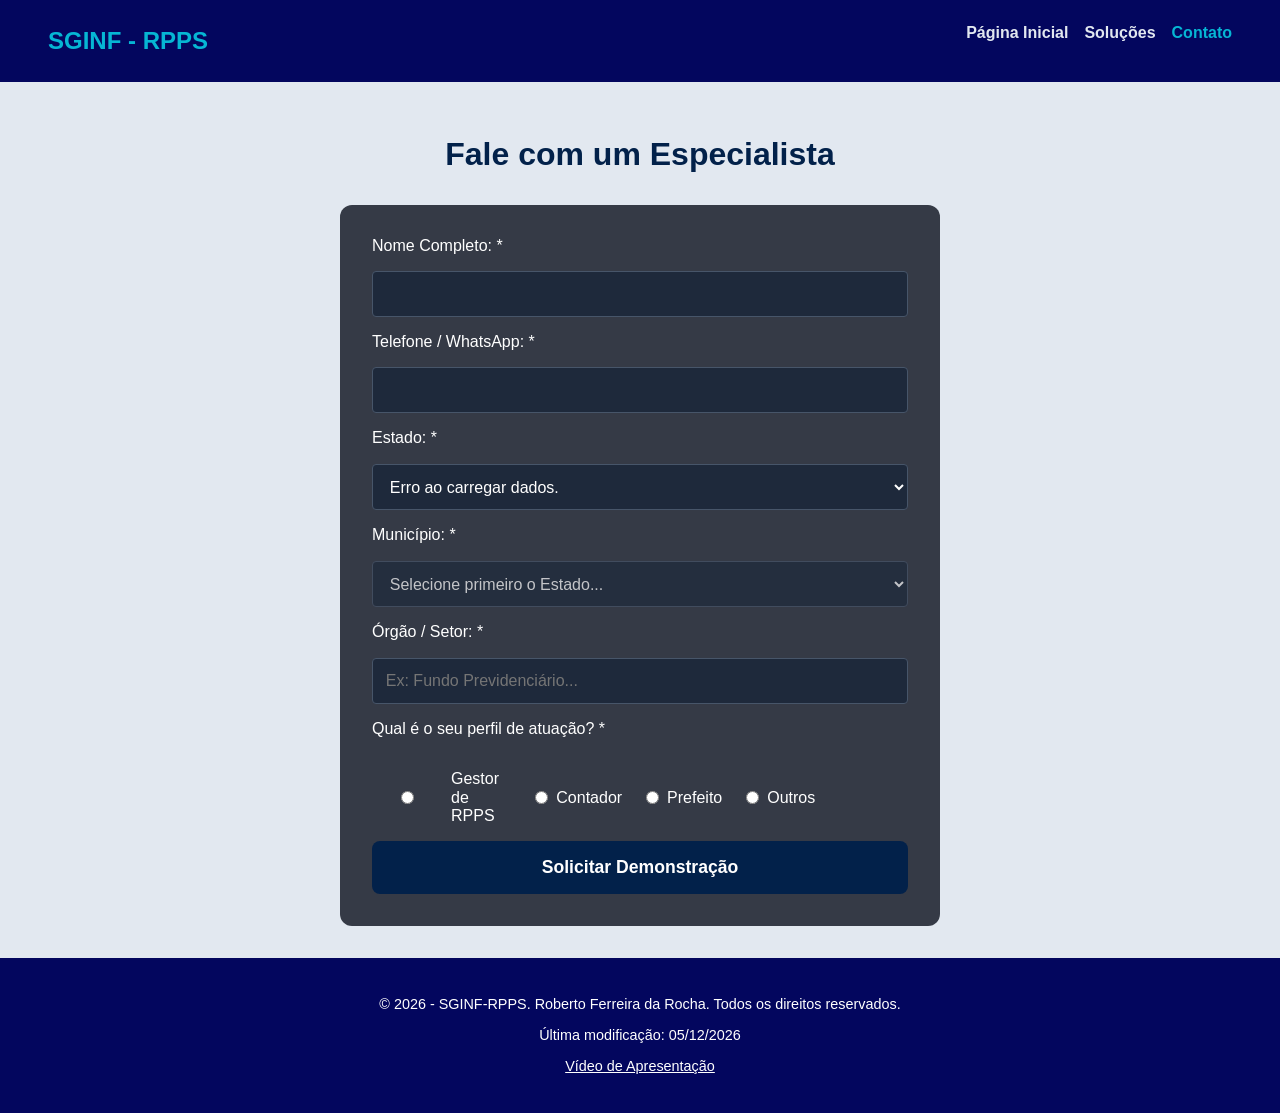
<file: projeto/contato.html>
<!DOCTYPE html>
<html lang="pt-BR">
<head>
    <meta charset="UTF-8">
    <meta name="viewport" content="width=device-width, initial-scale=1.0">

    <title>Contato | SGINF-RPPS por Roberto Ferreira da Rocha</title>
    <meta name="description" content="Entre em contato com a equipe do SGINF-RPPS e agende uma demonstração completa para a sua gestão previdenciária.">
    <meta name="author" content="Roberto Ferreira da Rocha">

    <meta property="og:title" content="Contato | SGINF-RPPS">
    <meta property="og:description" content="Fale com um especialista do SGINF-RPPS e agende uma demonstração para modernizar o seu regime previdenciário.">
    <meta property="og:image" content="https://rochadevbyu.github.io/wdd231/sginf/imagens/index-padrao.webp">
    <meta property="og:url" content="https://rochadevbyu.github.io/wdd231/sginf/contato.html">
    <meta property="og:type" content="website">

    <link rel="stylesheet" href="estilos/normalize.css">
    <link rel="stylesheet" href="estilos/telas-pequenas.css">
    <link rel="stylesheet" href="estilos/telas-grandes.css">
    <link rel="icon" href="imagens/favicon.ico" type="image/x-icon">

    <script src="scripts/api.js" type="module"></script>
    <script src="scripts/index.js" type="module"></script>

    <link rel="preconnect" href="https://fonts.googleapis.com">
    <link rel="preconnect" href="https://fonts.gstatic.com" crossorigin>
    <link href="https://fonts.googleapis.com/css2?family=Roboto:wght@300;400;700&display=swap" rel="stylesheet">
</head>
<body>
    <header>
        <div class="logo">SGINF - RPPS</div>
        <button id="menu-btn" class="hamburguer" aria-label="Abrir Menu">☰</button>
        <nav>
            <ul>
                <li><a href="index.html">Página Inicial</a></li>
                <li><a href="solucoes.html">Soluções</a></li>
                <li><a href="contato.html" class="active">Contato</a></li>
            </ul>
        </nav>  
    </header>   
    <main>
        <section class="form-section">
            <h1 class="titulo-centralizado">Fale com um Especialista</h1>
            <form id="formulario-contato" action="sucesso.html" method="GET">
                <label for="nome">Nome Completo: <span class="asterisco">*</span></label>
                <input type="text" id="nome" name="nome" required>

                <label for="telefone">Telefone / WhatsApp: <span class="asterisco">*</span></label>
                <input type="tel" id="telefone" name="telefone" required>

                <label for="uf">Estado: <span class="asterisco">*</span></label>
                <select id="uf" name="uf" required>
                    <option value="">Carregando Estados...</option>
                </select>

                <label for="municipio">Município: <span class="asterisco">*</span></label>
                <select id="municipio" name="municipio" required disabled>
                    <option value="">Selecione primeiro o Estado...</option>
                </select>

                <label for="orgao">Órgão / Setor: <span class="asterisco">*</span></label>
                <input type="text" id="orgao" name="orgao" placeholder="Ex: Fundo Previdenciário..." required>

                <label class="label-branca margem-bottom-sm">Qual é o seu perfil de atuação? <span class="asterisco">*</span></label>
                <div class="radio-group-estilizado flex-wrap">
                    <label class="radio-label"><input type="radio" name="perfil" value="gestor" required> Gestor de RPPS</label>
                    <label class="radio-label"><input type="radio" name="perfil" value="contador"> Contador</label>                    
                    <label class="radio-label"><input type="radio" name="perfil" value="prefeito"> Prefeito</label>
                    <label class="radio-label"><input type="radio" name="perfil" value="outros"> Outros</label>
                </div>

                <fieldset id="gestor-perfil" class="bloco-condicional">
                    <legend class="titulo-diagnostico">Interesse e Desafios</legend>
                    <p class="label-branca margem-zero margem-bottom-sm">O que busca melhorar no seu RPPS?</p>
                    <label class="radio-label espacamento-bloco"><input type="checkbox" name="motivo_gestor" value="demonstracao"> Agendar uma demonstração completa</label>
                    <label class="radio-label espacamento-bloco"><input type="checkbox" name="motivo_gestor" value="guias"> Automação no controle de guias</label>
                    <label class="radio-label espacamento-bloco"><input type="checkbox" name="motivo_gestor" value="tce"> Facilidade para gerar anexos do TCE-PE</label>
                    <label class="radio-label"><input type="checkbox" name="motivo_gestor" value="orcamento"> Solicitar um orçamento</label>
                </fieldset>

                <fieldset id="parceiro-perfil" class="bloco-condicional">
                     <legend class="titulo-diagnostico">Interesse Estratégico</legend>
                     <p class="label-branca margem-zero margem-bottom-sm">Qual é o seu principal objetivo?</p>
                     <label class="radio-label espacamento-bloco"><input type="checkbox" name="motivo_contador" value="clientes"> Otimizar serviços para meus clientes (RPPS)</label>
                     <label class="radio-label espacamento-bloco"><input type="checkbox" name="motivo_contador" value="parceria"> Proposta de parceria/representação</label>
                     <label class="radio-label"><input type="checkbox" name="motivo_contador" value="conhecer"> Apenas conhecer a tecnologia</label>
                </fieldset>

                <fieldset id="prefeito-perfil" class="bloco-condicional">
                     <legend class="titulo-diagnostico">Visão Executiva e Transparência</legend>
                     <p class="label-branca margem-zero margem-bottom-sm">Quais soluções você busca para sua gestão?</p>
                     <label class="radio-label espacamento-bloco"><input type="checkbox" name="motivo_prefeito" value="conhecer"> Conhecer a tecnologia</label>
                     <label class="radio-label espacamento-bloco"><input type="checkbox" name="motivo_prefeito" value="acompanhamento"> Verificar recursos para acompanhamento da gestão</label>
                     <label class="radio-label"><input type="checkbox" name="motivo_prefeito" value="transparencia"> Dar mais transparência à população</label>
                </fieldset>

                <fieldset id="outros-perfil" class="fieldset-outro">
                     <label for="especifique-outro" class="label-branca">Especifique seu perfil de atuação:</label>
                     <input type="text" id="especifique-outro" name="especifique_outro" placeholder="Ex: Advogado Previdenciário...">
                </fieldset>

                <button type="submit" class="btn margem-top">Solicitar Demonstração</button>
            </form>
        </section>
    </main>
    <footer>
        <p>&copy; <span id="anoatual"></span> - SGINF-RPPS. Roberto Ferreira da Rocha. Todos os direitos reservados.</p>
        <p id="ultimaModificacao"></p>
        <p><a href="https://youtu.be/u9rWyHmuzqU">Vídeo de Apresentação</a></p>
    </footer>
</body>
</html>
</file>
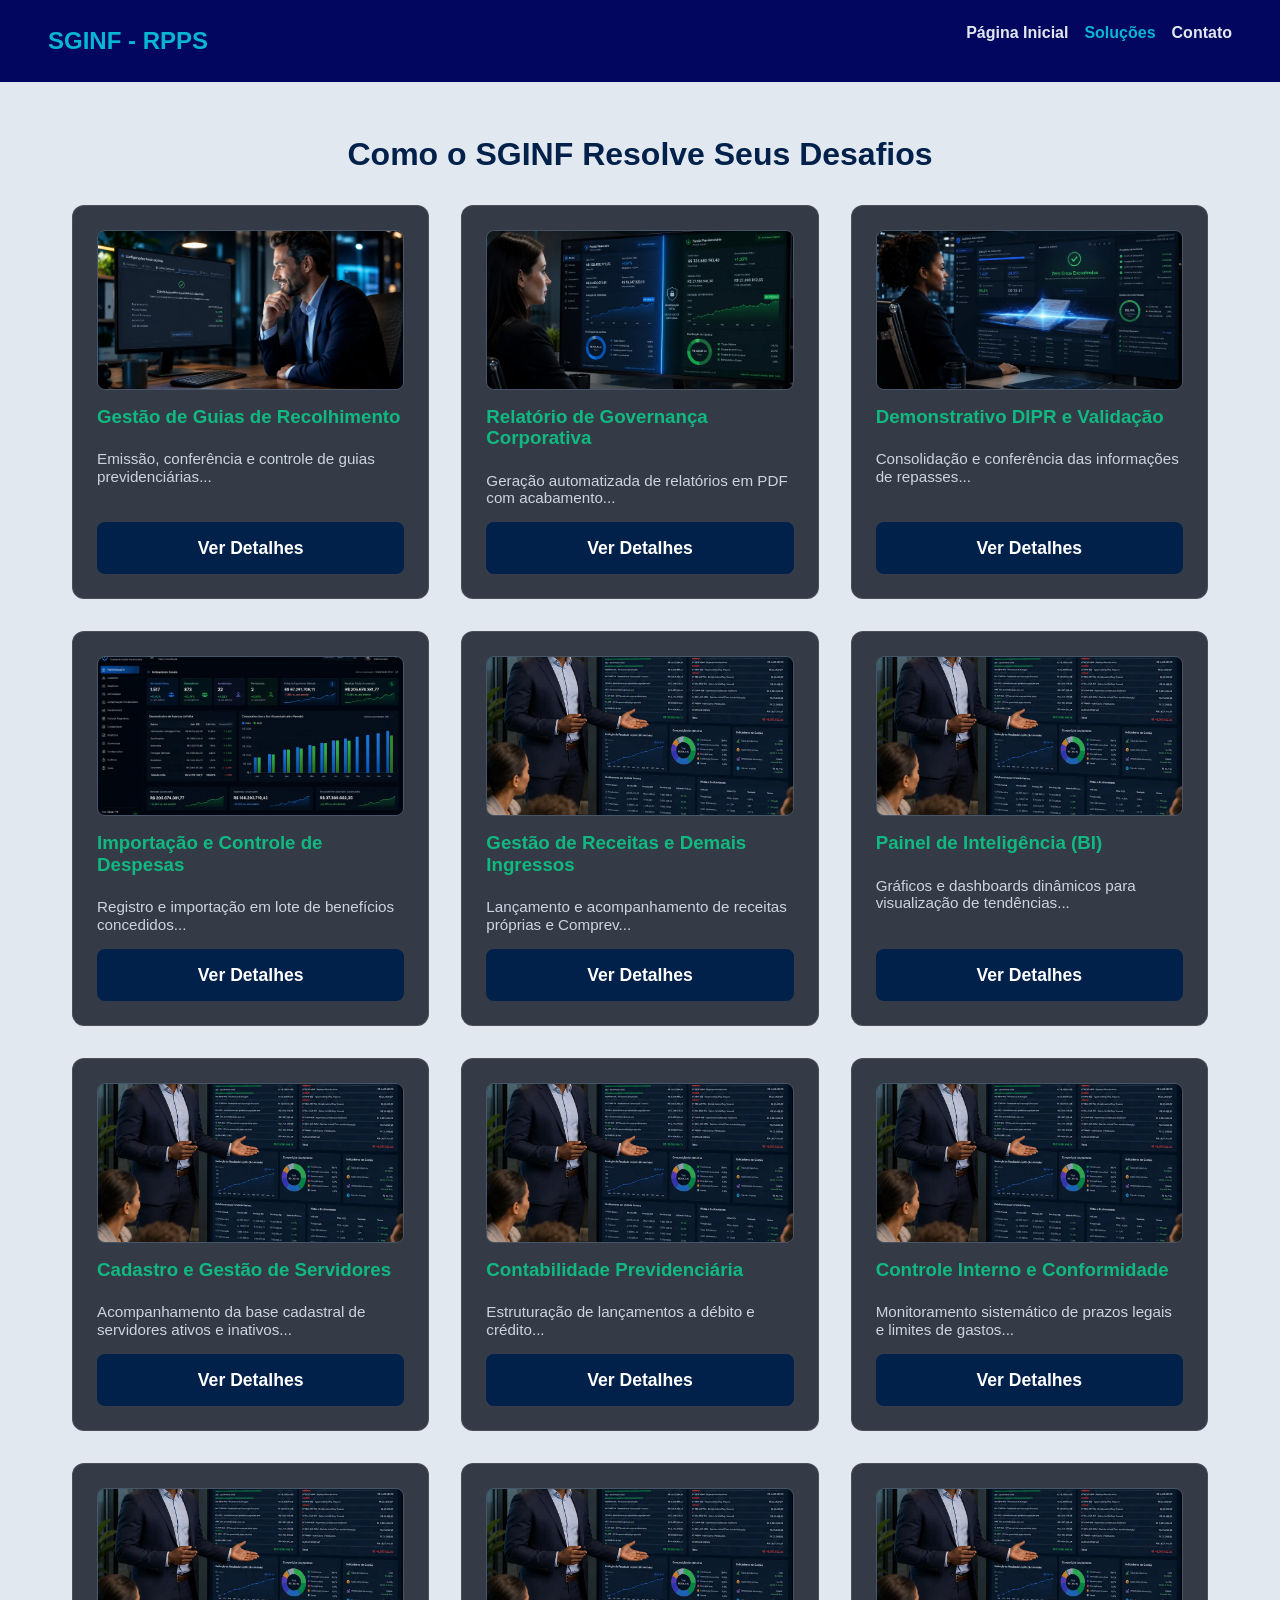
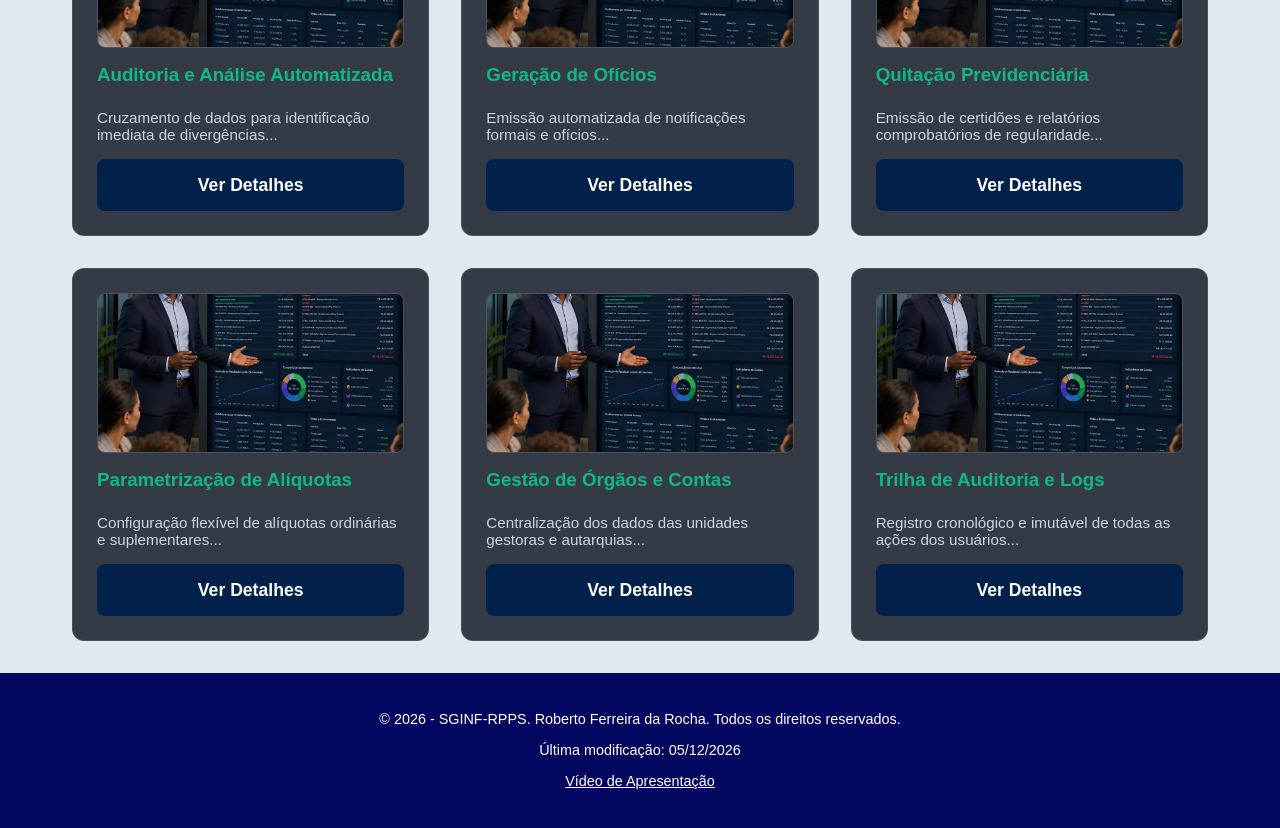
<file: projeto/solucoes.html>
<!DOCTYPE html>
<html lang="pt-BR">
<head>
    <meta charset="UTF-8">
    <meta name="viewport" content="width=device-width, initial-scale=1.0">

    <title>Soluções | SGINF-RPPS por Roberto Ferreira da Rocha</title>
    <meta name="description" content="Conheça as soluções do SGINF-RPPS para resolver os principais desafios na gestão de Regimes Próprios de Previdência Social.">
    <meta name="author" content="Roberto Ferreira da Rocha">

    <meta property="og:title" content="Soluções | SGINF-RPPS">
    <meta property="og:description" content="Conheça as soluções do SGINF-RPPS para resolver os principais desafios na gestão de Regimes Próprios de Previdência Social.">
    <meta property="og:image" content="https://rochadevbyu.github.io/wdd231/sginf/imagens/index-padrao.webp">
    <meta property="og:url" content="https://rochadevbyu.github.io/wdd231/sginf/solucoes.html">
    <meta property="og:type" content="website">

    <link rel="stylesheet" href="estilos/normalize.css">
    <link rel="stylesheet" href="estilos/telas-pequenas.css">
    <link rel="stylesheet" href="estilos/telas-grandes.css">
    <link rel="icon" href="imagens/favicon.ico" type="image/x-icon">

    <script src="scripts/api.js" type="module"></script>
    <script src="scripts/index.js" type="module"></script>

    <link rel="preconnect" href="https://fonts.googleapis.com">
    <link rel="preconnect" href="https://fonts.gstatic.com" crossorigin>
    <link href="https://fonts.googleapis.com/css2?family=Roboto:wght@300;400;700&display=swap" rel="stylesheet">
</head>
<body>
    <header>
        <div class="logo">SGINF - RPPS</div>
        <button id="menu-btn" class="hamburguer" aria-label="Abrir Menu">☰</button>
        <nav>
            <ul>
                <li><a href="index.html">Página Inicial</a></li>
                <li><a href="solucoes.html" class="active">Soluções</a></li>
                <li><a href="contato.html">Contato</a></li>
            </ul>
        </nav>  
    </header>
    <main>
        <section class="content-section">
            <h1 class="titulo-centralizado">Como o SGINF Resolve Seus Desafios</h1>            
            <div id="recursos-container" class="grid-container"></div>
        </section>
    </main>

    <dialog id="modal-solucao" class="modal-estilizado">
        <div class="modal-conteudo">
            <h3 id="modal-titulo" class="solucao-titulo"></h3>
            <p id="modal-desc" class="label-branca"></p>
            <button id="fechar-modal" class="btn margem-top">Fechar</button>
        </div>
    </dialog>

    <footer>
        <p>&copy; <span id="anoatual"></span> - SGINF-RPPS. Roberto Ferreira da Rocha. Todos os direitos reservados.</p>
        <p id="ultimaModificacao"></p>
        <p><a href="https://youtu.be/u9rWyHmuzqU">Vídeo de Apresentação</a></p>
    </footer>
</body>
</html>
</file>
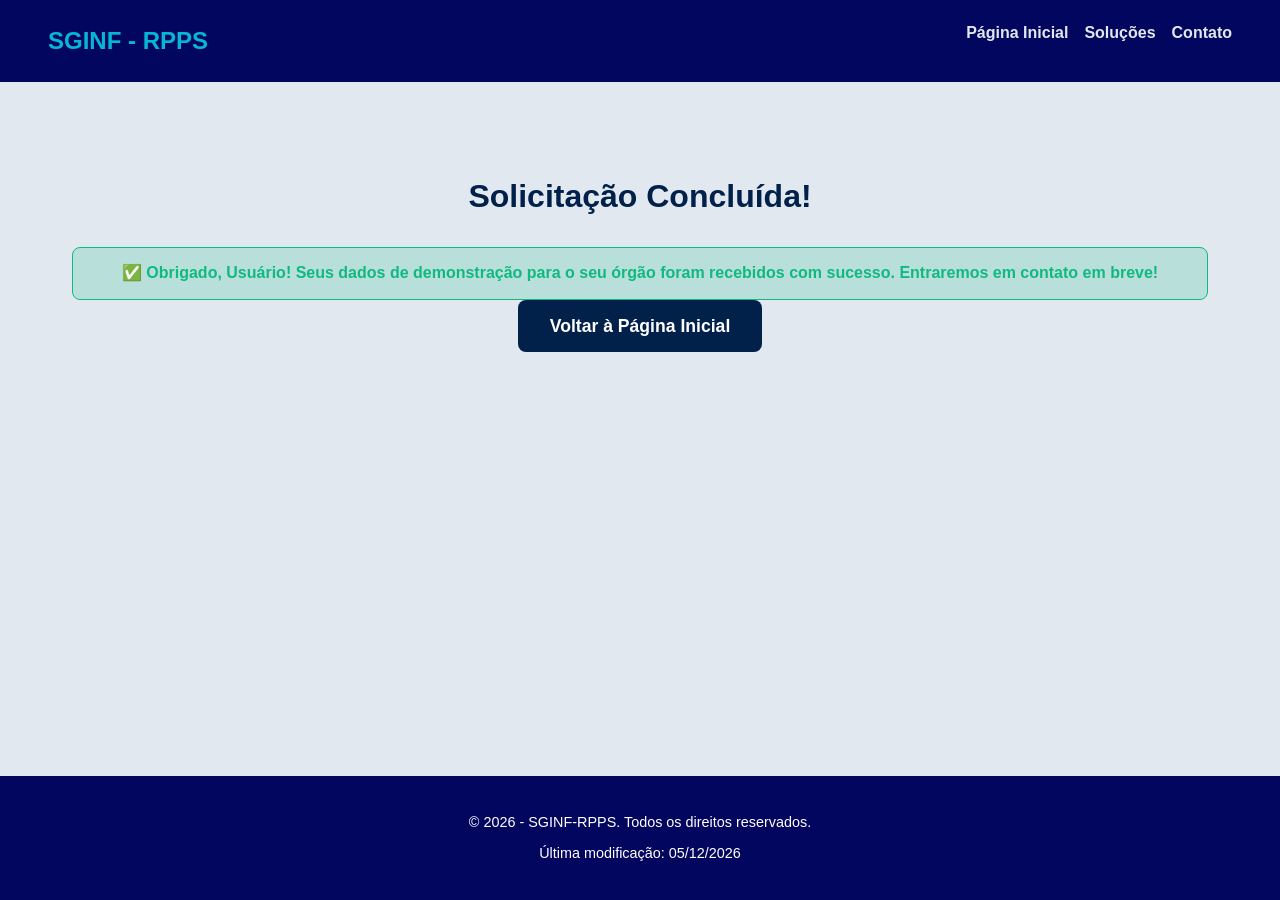
<file: projeto/sucesso.html>
<!DOCTYPE html>
<html lang="pt-BR">
<head>
    <meta charset="UTF-8">
    <meta name="viewport" content="width=device-width, initial-scale=1.0">

    <title>Sucesso | SGINF-RPPS por Roberto Ferreira da Rocha</title>
    <meta name="description" content="Obrigado por entrar em contato com a equipe do SGINF-RPPS. Sua solicitação foi recebida com sucesso.">
    <meta name="author" content="Roberto Ferreira da Rocha">

    <meta property="og:title" content="Solicitação Recebida | SGINF-RPPS">
    <meta property="og:description" content="Sua solicitação de demonstração do SGINF-RPPS foi recebida com sucesso.">
    <meta property="og:image" content="https://rochadevbyu.github.io/wdd231/sginf/imagens/index-padrao.webp">
    <meta property="og:url" content="https://rochadevbyu.github.io/wdd231/sginf/sucesso.html">
    <meta property="og:type" content="website">

    <link rel="stylesheet" href="estilos/normalize.css">
    <link rel="stylesheet" href="estilos/telas-pequenas.css">
    <link rel="stylesheet" href="estilos/telas-grandes.css">
    <link rel="icon" href="imagens/favicon.ico" type="image/x-icon">

    <script src="scripts/api.js" type="module"></script>
    <script src="scripts/index.js" type="module"></script>

    <link rel="preconnect" href="https://fonts.googleapis.com">
    <link rel="preconnect" href="https://fonts.gstatic.com" crossorigin>
    <link href="https://fonts.googleapis.com/css2?family=Roboto:wght@300;400;700&display=swap" rel="stylesheet">
</head>
<body>
    <header>
        <div class="logo">SGINF - RPPS</div>
        <button id="menu-btn" class="hamburguer" aria-label="Abrir Menu">☰</button>
        <nav>
            <ul>
                <li><a href="index.html">Página Inicial</a></li>
                <li><a href="solucoes.html">Soluções</a></li>
                <li><a href="contato.html">Contato</a></li>
            </ul>
        </nav>  
    </header>
    <main>
        <section class="content-section texto-centralizado-bloco">
            <h1 class="titulo-centralizado">Solicitação Concluída!</h1>
            <div id="resultado-form" class="mensagem-sucesso"></div>
            <a href="index.html" class="btn margem-top">Voltar à Página Inicial</a>
        </section>
    </main>
    <footer>
        <p>&copy; <span id="anoatual"></span> - SGINF-RPPS. Todos os direitos reservados.</p>
        <p id="ultimaModificacao"></p>
    </footer>

    <script>
        document.addEventListener('DOMContentLoaded', () => {
            const params = new URLSearchParams(window.location.search);
            const nome = params.get('nome') || localStorage.getItem('sginf_lead_nome') || 'Usuário';
            const municipio = params.get('municipio') || '';
            const orgao = params.get('orgao') || localStorage.getItem('sginf_lead_orgao') || 'o seu órgão';
            
            document.getElementById('resultado-form').innerHTML = `
                ✅ Obrigado, <strong>${nome}</strong>! Seus dados de demonstração para <strong>${orgao} ${municipio ? 'de ' + municipio : ''}</strong> foram recebidos com sucesso. Entraremos em contato em breve!
            `;
        });
    </script>
</body>
</html>
</file>
<file: estilos/telas-pequenas.css>
*{
    font-family: "roboto", sans-serif;
    box-sizing: border-box;
    
}

header {
    display: grid;
    grid-template-columns: 50px auto 50px; 
    align-items: center;
    padding: 1rem;
    background-color: #003366; 
    color: white;
}

nav {
    display: none;
}

nav.exibir {
    display: block;
}

nav ul {
    list-style-type: none;
    padding: 0;
    margin: 0;
}

#lista-cursos {
    display: flex;
    flex-wrap: wrap;
    gap: 15px;
    margin-top: 20px;
    justify-content: center;
}

.curso-card {
    background-color: #f4f4f4; 
    padding: 15px 30px;
    border-radius: 8px;
    border: 1px solid #ccc;
    font-weight: bold;
    color: #333;
}


.curso-card.concluido {
    background-color: #d4edda; 
    border-color: #c3e6cb;
    color: #155724;
}


.botoes-filtro button {
    padding: 10px 15px;
    margin: 5px;
    cursor: pointer;
    background-color: #003366;
    color: white;
    border: none;
    border-radius: 4px;
}

footer {
    background-color: #003366; 
    color: white;
    text-align: center; 
    padding: 25px 10px;
    margin-top: 40px;
}

.redes-sociais {
    display: flex;
    justify-content: center; 
    gap: 20px; 
    margin-bottom: 20px;
}


#logo {
    width: 100%;
    max-width: 50px;
    height: auto; 
}


header span {
    color: #ffffff; 
}
</file>
<file: estilos/telas-grandes.css>
@media (min-width: 768px) {
    
    #bmenu {
        display: none;
    }

   
    nav {
        display: block; 
    }
    
    nav ul {
        display: flex;
        justify-content: center;
        background-color: #002244; 
        color: #ffffff; 
        
    }

    nav ul li {
        list-style: none;
    }

    nav ul li a {
        display: block;
        padding: 15px 30px;
        color: #ffffff; 
        text-decoration: none;
        font-size: 1.2rem;
    }

    nav ul li a.atual {
        background-color: #00509e; 
        font-weight: bold;
    }

    nav ul li a:hover {
        background-color: #003366;
    }

    
    .grade-superior {
        display: grid;
        grid-template-columns: 2fr 1fr; 
        gap: 20px;
        padding: 20px;
        max-width: 1200px;
        margin: 0 auto; 
    }

    .cartao, .cartao-cursos {
        padding: 20px;
        border: 1px solid #ccc;
        border-radius: 8px;
        box-shadow: 2px 2px 10px rgba(0,0,0,0.1);
    }

   
    .cartao-cursos {
        max-width: 1200px;
        margin: 20px auto;
    }
}
</file>
<file: camara/estilos/telas-pequenas.css>
:root {
    --cor-fundo: #f4f4f9;
    --cor-texto: #333333;   
    --cor-primaria: #005B96;    
    --cor-secundaria: #1b6e1b; 
    --cor-destaque: #0015ff; 
    --cor-fundo-cartao: #ffffff;
    --fonte-principal: 'Roboto', sans-serif;
}

button, input, select, textarea {
    font-family: inherit;
}

* {
    margin: 0;
    padding: 0;
    box-sizing: border-box;
}

body {
    font-family: var(--fonte-principal);
    background-color: var(--cor-fundo);
    color: var(--cor-texto);
    line-height: 1.6;
}

header {
    background-color: var(--cor-primaria);
    color: #ffffff;
    padding: 1.5rem;
    text-align: center;
}

.cabecalho-topo {
    display: flex;
    flex-direction: column; 
    align-items: center;
    gap: 15px; 
}

#logo {
    max-width: 100px; 
    height: auto;
    margin-top: 0; 
    border-radius: 8px;
}

#bmenu {
    background: none;
    border: none;
    color: #ffffff;
    font-size: 2rem;
    cursor: pointer;
    margin-top: 0.5rem;
}

nav {
    background-color: var(--cor-secundaria);
    margin-top: 1rem;
    display: none;
}

nav.exibir {
    display: block;
}

nav ul {
    list-style: none;
    display: flex;
    flex-direction: column;
}

nav ul li a {
    display: block;
    padding: 1rem;
    color: #ffffff;
    text-decoration: none;
    text-align: center;
    border-bottom: 1px solid #ffffff33;
    transition: background-color 0.3s;
}

nav ul li a.ativo {
    background-color: #00000033;
    font-weight: bold;
}

nav ul li a:hover {
    background-color: var(--cor-destaque);
    color: #ffffff;
}

.menu-visualizacao {
    text-align: center;
    margin: 2rem 0;
}

.menu-visualizacao button {
    padding: 0.5rem 1rem;
    margin: 0 0.5rem;
    font-size: 1rem;
    background-color: var(--cor-secundaria);
    color: #ffffff;
    border: none;
    border-radius: 10px;
    cursor: pointer;
    transition: background-color 0.3s;
}

.menu-visualizacao button:hover {
    background-color: var(--cor-destaque);
}

#cartoes {
    display: grid;
    grid-template-columns: 1fr;
    gap: 1.5rem;
    align-items: stretch; 
}

#cartoes section {
    background-color: var(--cor-fundo-cartao);
    border: 1px solid #ddd;
    border-radius: 8px;
    padding: 1.5rem;
    text-align: center;
    box-shadow: 0 2px 5px #0000001a;
    transition: transform 0.3s ease; 
    display: flex;
    flex-direction: column;
    justify-content: space-between;
    height: 100%; 
}

#cartoes section img {
    width: 100%;
    max-width: 150px;
    height: 150px; 
    object-fit: contain; 
    margin: 0 auto 1rem auto;
}

#cartoes section h3 {
    color: var(--cor-primaria);
    margin-bottom: 0.5rem;
    text-align: center;
}

#cartoes section a {
    display: inline-block;
    margin-top: 1rem;
    color: var(--cor-destaque);
    text-decoration: none;
    font-weight: bold;
}

#cartoes section a:hover {
    text-decoration: underline;
}

#cartoes.list {
    display: flex;
    flex-direction: column;
}

#cartoes.list section {
    display: flex;
    flex-direction: column;
    align-items: flex-start;
    text-align: left;
}

main {
    padding: 0 1rem;
    max-width: 1200px;
    margin: 1.5rem auto;
}

#inicio-grid {
    display: grid;
    grid-template-columns: 1fr; 
    gap: 1.5rem;
}

.hero {
    position: relative;
    width: 100%;
}

.hero picture,
.hero img {
    display: block;
    width: 100%;
    height: auto;
    object-fit: cover;
    border-radius: 8px;
}

.cta-bloco {
    position: absolute;
    bottom: 15px;                     
    left: 50%;
    transform: translateX(-50%);      
    background-color: rgba(255, 255, 255, 0.75);
    padding: 1rem;
    border-radius: 8px;
    box-shadow: 0 4px 10px rgba(0, 0, 0, 0.3);
    width: 85%;
    max-width: 350px;
    text-align: center;
}

.cta-bloco h2 {
    font-size: 1.1rem;
    margin-bottom: 0.3rem;
}

.cta-bloco p {
    font-size: 0.85rem;
    margin-bottom: 0.5rem;
}

.botao-cta {
    display: inline-block;
    padding: 0.5rem 1rem;
    background-color: #0d0000; 
    color: #ffffff;
    text-decoration: none;
    font-weight: bold;
    border-radius: 4px;
    font-size: 0.9rem;
}

.eventos, .clima {
    background-color: var(--cor-fundo-cartao);
    border: 1px solid #ddd;
    border-radius: 8px;
    padding: 1.2rem;
    box-shadow: 0 2px 5px rgba(0, 0, 0, 0.08);
}

.eventos ul, .clima ul {
    list-style-position: inside;
    margin-top: 0.5rem;
}

#empresas-destaque {
    display: grid;
    grid-template-columns: 1fr;
    gap: 1.2rem;
}

.cartao-destaque {
    background-color: var(--cor-fundo-cartao);
    border: 1px solid #ddd;
    border-radius: 8px;
    padding: 1.2rem;
    box-shadow: 0 2px 5px rgba(0, 0, 0, 0.08);
    display: flex;
    flex-direction: column;
    justify-content: space-between;
    align-items: center;
    text-align: center;
}

.cartao-destaque img {
    width: 100%;
    max-width: 140px;      
    height: 100px;         
    object-fit: contain;  
    margin: 0 auto 0.8rem auto;
}

.cartao-destaque h4 {
    color: var(--cor-primaria);
    margin-bottom: 0.3rem;
}

.cartao-destaque p {
    font-size: 0.9rem;
    margin: 0.2rem 0;
}

.cartao-destaque a {
    display: inline-block;
    margin-top: 0.8rem;
    color: var(--cor-destaque);
    text-decoration: none;
    font-weight: bold;
}

footer {
    background-color: var(--cor-primaria);
    color: #ffffff;
    text-align: center;
    padding: 2rem 1rem;
    margin-top: 2rem;
}

h3 {
    text-align: center;
}

.form-associacao label {
    display: block;
    margin-bottom: 1.2rem;
    font-weight: bold;
}

.form-associacao input[type="text"],
.form-associacao input[type="email"],
.form-associacao input[type="tel"],
.form-associacao textarea {
    width: 100%;
    padding: 0.8rem;
    margin-top: 0.3rem;
    border: 1px solid #ccc;
    border-radius: 4px;
}

.niveis-fieldset {
    border: 1px solid var(--cor-primaria);
    padding: 1rem;
    margin-bottom: 1.2rem;
    border-radius: 4px;
}

.niveis-fieldset label {
    font-weight: normal;
    margin-bottom: 0.5rem;
}

.botao-submit {
    background-color: var(--cor-secundaria);
    color: #ffffff;
    padding: 1rem 2rem;
    border: none;
    border-radius: 4px;
    cursor: pointer;
    font-weight: bold;
    width: 100%;
}

.botao-submit:hover { 
    background-color: var(--cor-destaque); 
}

.cartoes-container {
    display: flex;
    flex-direction: column;
    gap: 1rem;
    margin-top: 2rem;
}

.cartao-nivel {
    background-color: var(--cor-fundo-cartao);
    padding: 1.5rem;
    border: 1px solid #ddd;
    border-radius: 8px;
    text-align: center;
    box-shadow: 0 2px 5px rgba(0,0,0,0.1);
}

.animar-entrada {
    opacity: 0;
    animation: fadeSlideUp 0.8s ease-out forwards;
}

@keyframes fadeSlideUp {
    from { opacity: 0; transform: translateY(30px); }
    to { opacity: 1; transform: translateY(0); }
}

dialog {
    border: none;
    border-radius: 8px;
    padding: 2rem;
    max-width: 90%;
    box-shadow: 0 4px 10px rgba(0, 0, 0, 0.3);
    margin: auto;
}

dialog::backdrop { 
    background-color: rgba(0, 0, 0, 0.6); 
}

.abrir-modal, .fechar-modal {
    padding: 0.5rem 1rem;
    margin-top: 1rem;
    cursor: pointer;
    background-color: var(--cor-primaria);
    color: #ffffff;
    border: none;
    border-radius: 4px;
}

.anim-1 { animation-delay: 0s; }
.anim-2 { animation-delay: 0.2s; }
.anim-3 { animation-delay: 0.4s; }
.anim-4 { animation-delay: 0.6s; }


.alerta-visita {
    background-color: var(--cor-destaque);
    color: #ffffff;
    padding: 1rem;
    text-align: center;
    font-weight: bold;
    border-radius: 8px;
    margin-bottom: 1.5rem;
}

.titulo-sobre {
    text-align: center;
    margin-bottom: 2rem;
}

.titulo-sobre h1,
.titulo-sobre h2 {
    color: var(--cor-primaria);
}

#galeria-descubra {
    display: grid;
    grid-template-columns: 1fr;
    width: 100%;
    gap: 1.5rem;
    grid-template-areas:
        "c1"
        "c2"
        "c3"
        "c4"
        "c5"
        "c6"
        "c7"
        "c8";
}

.card-1 { grid-area: c1; }
.card-2 { grid-area: c2; }
.card-3 { grid-area: c3; }
.card-4 { grid-area: c4; }
.card-5 { grid-area: c5; }
.card-6 { grid-area: c6; }
.card-7 { grid-area: c7; }
.card-8 { grid-area: c8; }

.cartao-lugar {
    background-color: var(--cor-fundo-cartao);
    border: 1px solid #ddd;
    padding: 1.5rem;
    border-radius: 8px;
    text-align: center;
    box-shadow: 0 2px 5px rgba(0,0,0,0.1);
    display: flex;
    flex-direction: column;
    justify-content: space-between;
    width: 100%;
}

.cartao-lugar h2 {
    font-size: 1.2rem;
    color: var(--cor-primaria);
    margin-bottom: 0.8rem;
}

.cartao-lugar figure {
    margin: 0 0 1rem 0;
    width: 100%;
}

.cartao-lugar img {
    width: 100%;
    max-width: 300px;
    height: 200px;
    object-fit: cover;
    border-radius: 4px;
    margin: 0 auto;
    display: block;
}

.cartao-lugar address {
    font-style: normal;
    font-size: 0.9rem;
    color: #555555;
    margin-bottom: 0.5rem;
}

.cartao-lugar p {
    font-size: 0.95rem;
    margin-bottom: 1rem;
}

.btn-saiba-mais {
    background-color: var(--cor-secundaria);
    color: #ffffff;
    border: none;
    padding: 0.5rem 1rem;
    border-radius: 4px;
    cursor: pointer;
    font-weight: bold;
    align-self: center;
    transition: background-color 0.3s ease;
}

.btn-saiba-mais:hover {
    background-color: var(--cor-destaque);
}

@media (min-width: 641px) and (max-width: 1024px) {
    #galeria-descubra {
        grid-template-columns: 1fr 1fr;
        grid-template-areas:
            "c1 c2"
            "c3 c4"
            "c5 c6"
            "c7 c8";
    }
}
</file>
<file: camara/estilos/telas-grandes.css>
@media (min-width: 768px) {
    nav {
        display: block !important;
    }

    #bmenu {
        display: none;
    }

    nav ul {
        display: flex;
        flex-direction: row;
        justify-content: center;
    }

    nav ul li a {
        border-bottom: none;
        border-right: 1px solid rgba(255, 255, 255, 0.1);
    }

    nav ul li:last-child a {
        border-right: none;
    }

    #cartoes {
        grid-template-columns: repeat(auto-fit, minmax(300px, 1fr));
    }

    #cartoes section:hover {
        transform: scale(1.02);
    }

    #cartoes.list {
        display: flex;
        flex-direction: column; 
    }

    #cartoes.list section {
        display: grid;
        grid-template-columns: 1.5fr 2fr 1fr 1fr 150px;
        gap: 1rem;
        align-items: center; 
        text-align: left;
        padding: 1rem;
        height: auto; 
    }

    #cartoes.list section img {
        display: none; 
    }

    #cartoes.list section h3, 
    #cartoes.list section p, 
    #cartoes.list section a {
        margin: 0;
        text-align: left;
        font-size: 0.95rem; 
    }

    #cartoes.list section a {
        text-align: center;
        padding: 0.5rem;
        background-color: var(--cor-secundaria);
        color: white;
        border-radius: 4px;
    }

    .cabecalho-topo {
        flex-direction: row; 
        justify-content: center; 
        text-align: left; 
    }

    #logo {
        max-width: 120px;
    }

    #inicio-grid {
        display: grid;
        grid-template-columns: 2fr 1fr;
        grid-template-areas: 
            "hero hero"
            "eventos clima"
            "destaques destaques";
        gap: 1.5rem;
        align-items: stretch; 
    }

    .eventos, .clima {
        background-color: var(--cor-fundo-cartao, #ffffff);
        border: 1px solid #ddd;
        border-radius: 8px;
        padding: 1.5rem;
        box-shadow: 0 2px 5px rgba(0, 0, 0, 0.1);
    }

    .hero { 
        grid-area: hero; 
        position: relative; 
    }

    .eventos { grid-area: eventos; }
    .clima { grid-area: clima; }
    .destaques { grid-area: destaques; }

    .hero img {
        width: 100%;
        height: auto;
        object-fit: cover;
        border-radius: 8px;
    }

    .cta-bloco {
        position: absolute;
        bottom: 30px;                     
        left: 50%;                      
        transform: translateX(-50%);     
        background-color: rgba(255, 255, 255, 0.75);
        padding: 1.5rem;
        border-radius: 8px;
        box-shadow: 0 4px 10px rgba(0, 0, 0, 0.3);
        max-width: 450px;
        width: 90%;
        text-align: center;
    }

    #empresas-destaque {
        display: grid;
        grid-template-columns: repeat(3, 1fr); 
        gap: 1.5rem;
        align-items: stretch; 
    }

    .cartao-destaque {
        background-color: var(--cor-fundo-cartao, #ffffff);
        border: 1px solid #ddd;
        border-radius: 8px;
        padding: 1.5rem;
        box-shadow: 0 2px 5px rgba(0, 0, 0, 0.1);
        display: flex;
        flex-direction: column;
        justify-content: space-between; 
        height: 100%; 
        text-align: center;
    }

    .cartao-destaque img {
        width: 100%;
        max-width: 150px; 
        height: 120px; 
        object-fit: contain; 
        margin: 0 auto 1rem auto;
    }

    h3 {
        text-align: center;
    }

    .associacao-layout {
        display: grid;
        grid-template-columns: 2fr 1fr;
        gap: 2rem;
        align-items: start;
    }

    .cartoes-container { 
        margin-top: 0; 
    }
}

@media (min-width: 1025px) {
    #galeria-descubra {
        display: grid;
        grid-template-columns: repeat(4, 1fr);
        gap: 1.5rem;
        grid-template-areas:
            "c1 c2 c3 c4"
            "c5 c6 c7 c8";
    }

    .card-1 { grid-area: c1; }
    .card-2 { grid-area: c2; }
    .card-3 { grid-area: c3; }
    .card-4 { grid-area: c4; }
    .card-5 { grid-area: c5; }
    .card-6 { grid-area: c6; }
    .card-7 { grid-area: c7; }
    .card-8 { grid-area: c8; }

    .cartao-lugar img {
        transition: transform 0.3s ease, box-shadow 0.3s ease;
    }

    .cartao-lugar img:hover {
        transform: scale(1.05);
        box-shadow: 0 8px 15px rgba(0, 0, 0, 0.3);
    }
}
</file>
<file: projeto/estilos/telas-pequenas.css>
:root {
    --bg-color: #020617;
    --text-color: #e2e8f0;
    --accent-color: #06b6d4;
    --card-bg: rgba(10, 15, 28, 0.8);
    --main-color: #e2e8f0;
    --text-color-main: #02214a;
}

html, body {
    font-family: Arial, sans-serif;
    background-color: var(--main-color);
    color: var(--text-color-main);
    display: flex;
    flex-direction: column;
    min-height: 100vh;
    width: 100%;
    margin: 0;
    padding: 0;
    overflow-x: hidden;
    box-sizing: border-box;
}

*, *::before, *::after {
    box-sizing: border-box;
}

main {
    flex: 1;
    padding: 1rem;
    width: 100%;
    max-width: 100%;
    overflow-x: hidden;
}

header {
    display: flex;
    flex-wrap: wrap;
    justify-content: space-between;
    align-items: center;
    padding: 1rem;
    background-color: rgb(3, 6, 94);
    width: 100%;
    color: #ffffff;
}

.logo {
    font-size: 1.5rem;
    font-weight: bold;
    color: var(--accent-color);
}

.hamburguer {
    display: block;
    font-size: 2rem;
    background: none;
    border: none;
    color: var(--accent-color);
    cursor: pointer;
}

nav {
    width: 100%;
}

nav ul {
    list-style: none;
    display: none; 
    flex-direction: column;
    align-items: center;
    gap: 1rem;
    width: 100%;
    background-color: #02214a;
    padding: 1rem 0;
    margin-top: 1rem;
    border-radius: 8px;
}

nav ul.aberto {
    display: flex;
}

nav a {
    color: var(--text-color);
    text-decoration: none;
    font-weight: bold;
}

nav a:hover, nav a.active {
    color: var(--accent-color);
}

.hero { 
    text-align: center;
    width: 100%;
}

.hero img {
    width: 100%;
    max-width: 100%;
    max-height: 220px; 
    object-fit: cover; 
    object-position: center 20%; 
    border-radius: 8px;
    margin: 1rem 0;
    box-shadow: 0 5px 15px rgba(0, 0, 0, 0.4); 
}

.titulo-centralizado { 
    text-align: center; 
    margin-bottom: 2rem; 
}

.btn {
    display: inline-block;
    padding: 1rem 2rem;
    background-color: #02214a; 
    color: #ffffff; 
    text-decoration: none;
    border-radius: 8px;
    border: none;
    cursor: pointer;
    font-size: 1.1rem;
    font-weight: bold;
    text-align: center;
}

.grid-container {
    display: grid;
    grid-template-columns: 1fr;
    gap: 1.5rem;
    margin-top: 2rem;
    width: 100%;
}

.institucional {
    display: flex;
    flex-direction: column;
    gap: 2rem;
    margin: 2rem 0;
    padding: 1.5rem;
    background-color: var(--card-bg);
    border-radius: 12px;
    text-align: center;
    width: 100%;
    color: #ffffff;
}

.institucional p {
    color: #ffffff;
}

.institucional-texto h2 { color: var(--accent-color); margin-bottom: 1rem; font-size: 1.8rem; }
.institucional-texto p { color: #ffffff; line-height: 1.6; margin-bottom: 1.5rem; }
.institucional-texto ul { list-style: none; text-align: left; margin-bottom: 2rem; padding: 0; }
.institucional-texto li { color: #cbd5e1; margin-bottom: 1rem; line-height: 1.4; }
.institucional-imagem img { border-radius: 8px; border: 1px solid #475569; width: 100%; height: auto; object-fit: cover; }

.card {
    background-color: var(--card-bg);
    padding: 1.5rem;
    border-radius: 12px;
    border: 1px solid rgba(255, 255, 255, 0.1);
    color: #fff;
    width: 100%;
    display: flex;
    flex-direction: column;
}

.solucao-titulo { color: #10b981; margin: 0 0 0.5rem 0; }
.solucao-texto { font-size: 0.95rem; color: #cbd5e1; }

.form-section form {
    display: flex;
    flex-direction: column;
    gap: 1rem;
    background-color: var(--card-bg);
    padding: 1.5rem;
    border-radius: 12px;
    width: 100%;
    color: #ffffff; 
}

.form-section form label,
.form-section form p,
.bloco-condicional label,
.bloco-condicional p,
.radio-label {
    color: #ffffff !important; 
}

input, select { 
    padding: 0.8rem; 
    border-radius: 4px; 
    border: 1px solid #475569; 
    background-color: #1e293b; 
    color: #ffffff; 
    width: 100%; 
}

.radio-group-estilizado { display: flex; flex-direction: column; gap: 1rem; margin-top: 0.5rem; }
.radio-label { color: #ffffff; display: flex; align-items: center; gap: 0.5rem; }

.bloco-condicional { 
    display: none; 
    margin-top: 0.5rem; 
    padding: 1.5rem; 
    background-color: #0f172a; 
    border-radius: 8px; 
    border: 1px solid var(--accent-color); 
    color: #ffffff;
}

.titulo-diagnostico { 
    color: var(--accent-color) !important; 
    font-weight: bold; 
    border-bottom: 1px solid #334155; 
    padding-bottom: 0.5rem; 
}

.mensagem-sucesso { background-color: rgba(16, 185, 129, 0.2); color: #10b981; border: 1px solid #10b981; padding: 1rem; border-radius: 8px; margin-top: 1rem; text-align: center; font-weight: bold; }

.modal-estilizado {
    background-color: var(--card-bg);
    border: 1px solid var(--accent-color);
    border-radius: 12px;
    padding: 2rem;
    width: 90%;
    color: #fff;
}
.modal-estilizado::backdrop { background-color: rgba(0, 0, 0, 0.7); }

.ref-container { background-color: var(--card-bg); padding: 1.5rem; border-radius: 12px; width: 100%; color: #ffffff; }
.ref-titulo-principal { color: var(--accent-color); text-align: center; }
.ref-subtitulo { color: #10b981; margin-top: 1.5rem; }
.ref-texto { color: #cbd5e1; line-height: 1.6; }

footer {
    text-align: center;
    padding: 1.5rem;
    background-color: rgb(3, 6, 94); 
    font-size: 0.9rem;
    color: #ffffff;
    width: 100%;
}
footer a { color: #ffffff; }
footer a:hover { color: var(--accent-color); }

.card img {
    width: 100%;
    height: 140px;
    object-fit: cover; 
    object-position: center;
    border-radius: 8px; 
    margin-bottom: 1rem;
    border: 1px solid #475569;
}

.btn-modal, .card .btn {
    margin-top: auto; 
}
.label-branca { color: #ffffff; }

.margem-bottom-sm {
    margin-bottom: 0.5rem;
}

.margem-top-sm {
    margin-top: 0.5rem;
}

.margem-zero {
    margin: 0;
}

.flex-wrap {
    flex-wrap: wrap;
}

.espacamento-bloco {
    margin-bottom: 0.8rem;
}

.texto-centralizado-bloco {
    text-align: center;
    margin-top: 4rem;
}

.fieldset-outro {
    display: none; 
    margin-top: 0.5rem; 
    border: none; 
    padding: 0;
}

.form-section form label,
.bloco-condicional label {
    color: #ffffff !important;
}

legend.titulo-diagnostico {
    color: var(--accent-color) !important;
}
</file>
<file: projeto/estilos/telas-grandes.css>
@media (min-width: 768px) {
    html, body {
        overflow-x: visible; 
    }

    main {
        padding: 2rem; 
        max-width: 1200px; 
        margin: 0 auto;
        overflow-x: visible;
    }

    header {
        flex-wrap: nowrap;
        padding: 1.5rem 3rem;
    }

    .hamburguer {
        display: none; 
    }

    nav {
        width: auto;
    }

    nav ul {
        display: flex; 
        flex-direction: row;
        background-color: transparent;
        padding: 0;
        margin-top: 0;
    }

    .grid-container {
        grid-template-columns: repeat(3, 1fr);
        gap: 2rem;
    }

    .institucional {
        flex-direction: row;
        gap: 3rem;
        padding: 3rem;
        text-align: left;
    }

    .institucional-texto h2 { font-size: 2.2rem; }

    .radio-group-estilizado {
        flex-direction: row;
        flex-wrap: wrap;
        gap: 1.5rem;
    }

    .form-section form {
        max-width: 600px;
        margin: 0 auto;
        padding: 2rem;
    }

    .ref-container {
        max-width: 800px;
        margin: 4rem auto;
        padding: 3rem;
    }

    .modal-estilizado {
        max-width: 500px;
    }

    .hero img {
        max-height: 320px; 
        object-fit: cover;
        object-position: center 20%;
    }

    .card img {
        height: 160px; 
    }
}
</file>
<file: estilos/planejamentodosite.css>
:root {
    --bg-color: #020617; 
    --text-color: #e2e8f0; 
    --accent-color: #06b6d4; 
    --main-color: #e2e8f0; 
    --text-color-main: #02214a; 
    --header-footer-bg: rgb(3, 6, 94); 
}

body {
    font-family: Arial, sans-serif; 
    background-color: var(--main-color); 
    color: var(--text-color-main);
    margin: 0;
    padding: 0;
    line-height: 1.6;
}

header {
    background-color: var(--header-footer-bg); 
    padding: 2rem;
    text-align: center;
}

header h1 {
    margin: 0;
    color: var(--text-color);
}

header h2 {
    margin: 0.5rem 0 0 0;
    color: var(--accent-color); 
}

main {
    max-width: 900px;
    margin: 2rem auto;
    padding: 0 2rem;
}

section {
    background-color: var(--bg-color); 
    color: var(--text-color); 
    padding: 2rem;
    margin-bottom: 2rem;
    border-radius: 12px;
    box-shadow: 0 4px 10px rgba(0,0,0,0.3);
}

h3 {
    color: var(--accent-color); 
    border-bottom: 2px solid var(--accent-color);
    padding-bottom: 0.5rem;
    margin-top: 0;
}

.cores-lista {
    list-style: none;
    padding: 0;
}

.cores-lista li {
    display: flex;
    align-items: center;
    margin-bottom: 1rem;
}

.cor-box {
    display: inline-block;
    width: 30px;
    height: 30px;
    border-radius: 4px;
    margin-right: 15px;
}

.wireframe-container {
    display: grid;
    grid-template-columns: 1fr;
    gap: 2rem;
    margin-top: 1.5rem;
}

@media (min-width: 768px) {
    .wireframe-container {
        grid-template-columns: 1fr 1fr;
    }
}

.wireframe-box {
    text-align: center;
    background-color: var(--main-color);
    color: var(--text-color-main);
    padding: 1rem;
    border-radius: 8px;
}

.wireframe-box h4 {
    margin-top: 0;
    color: var(--text-color-main);
}

.wireframe-box img {
    max-width: 100%;
    height: auto;
    border: 1px dashed var(--text-color-main);
    border-radius: 4px;
}

footer {
    text-align: center;
    padding: 2rem;
    background-color: var(--header-footer-bg); 
    color: var(--text-color);
}
/* teste comit */
</file>
